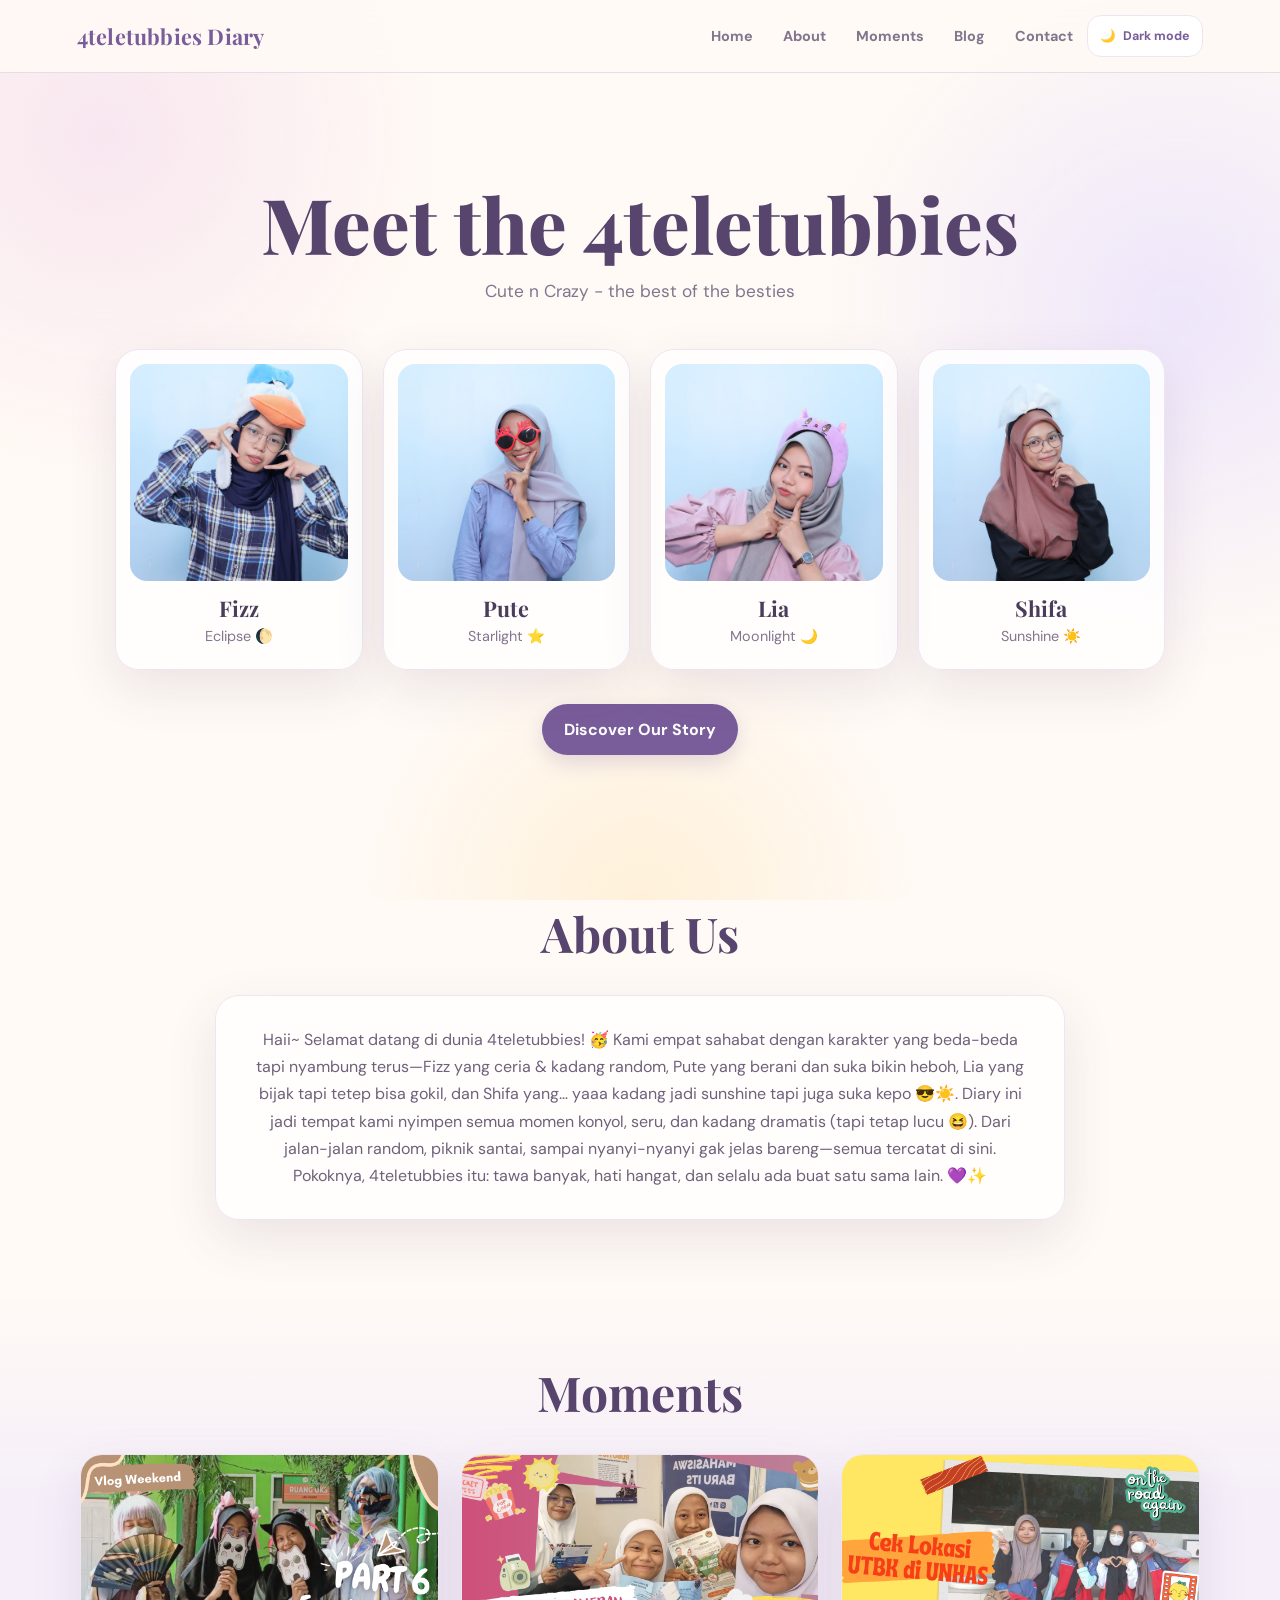
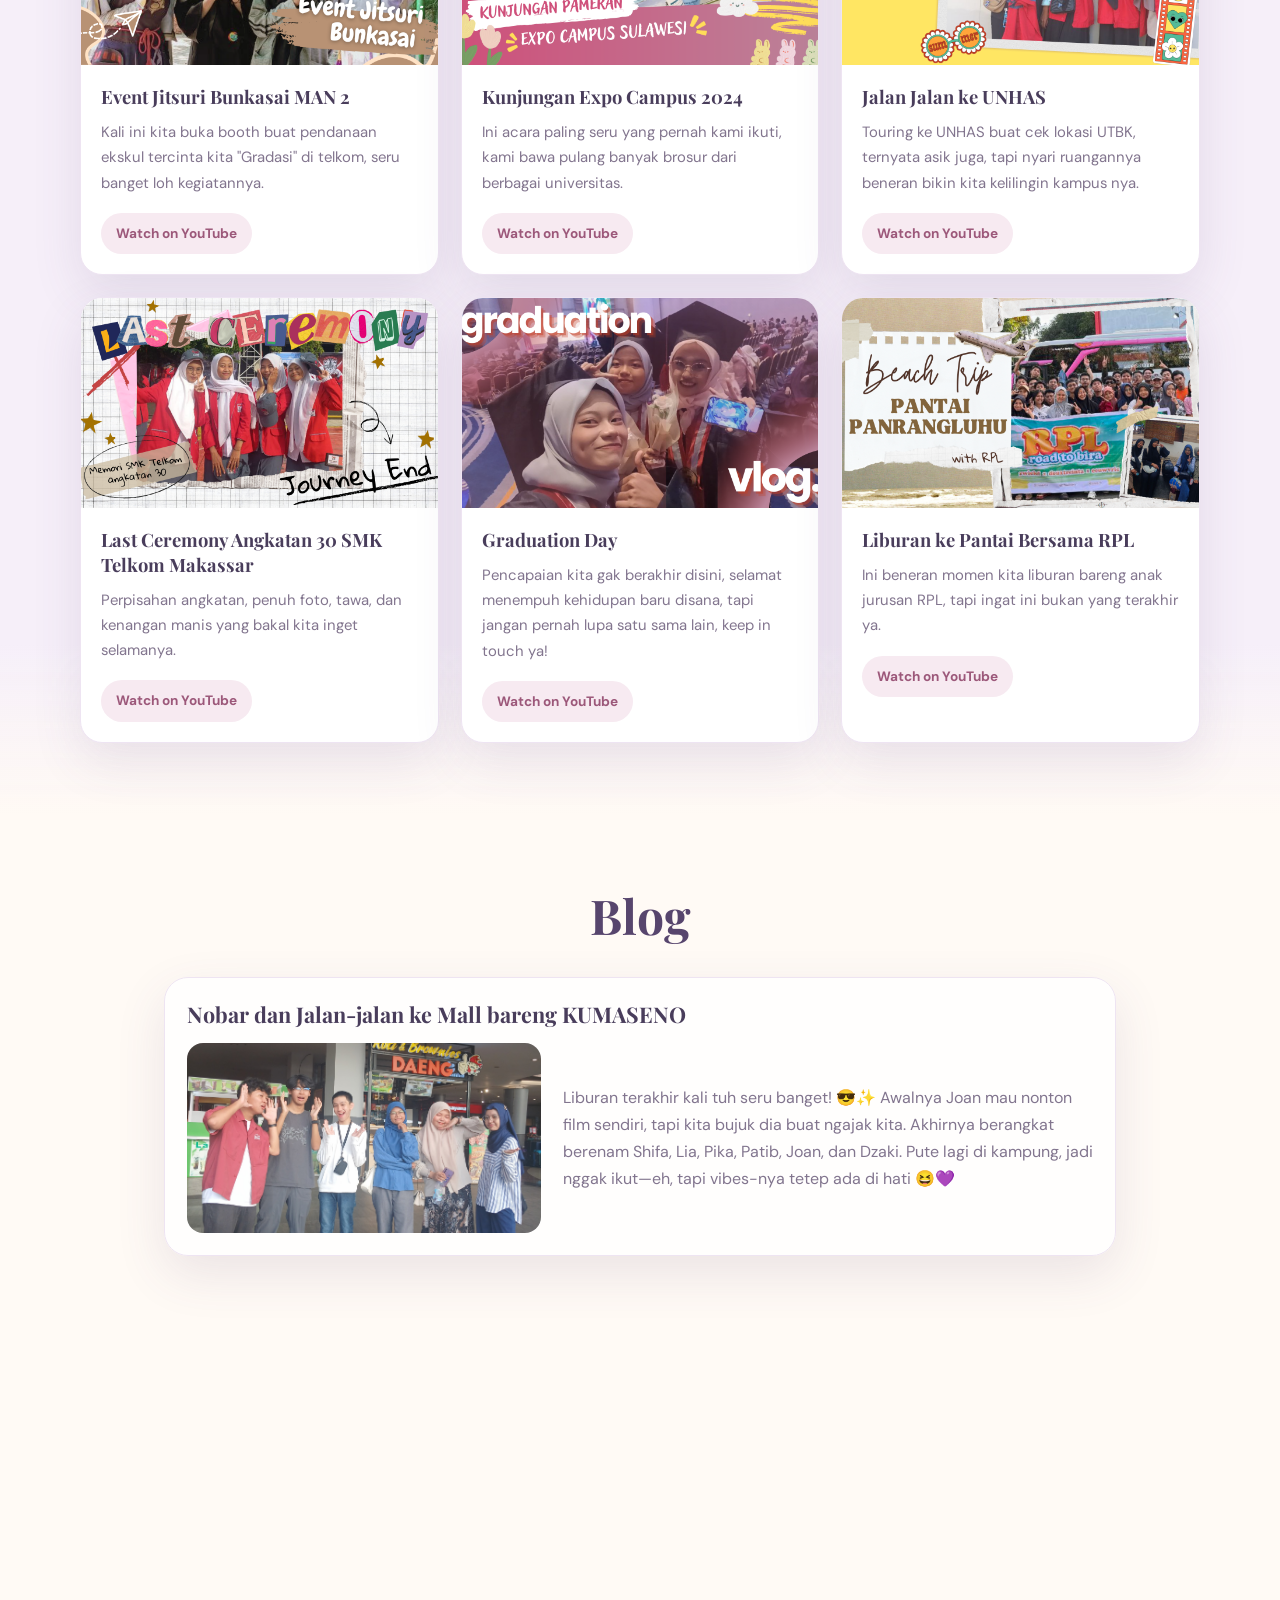
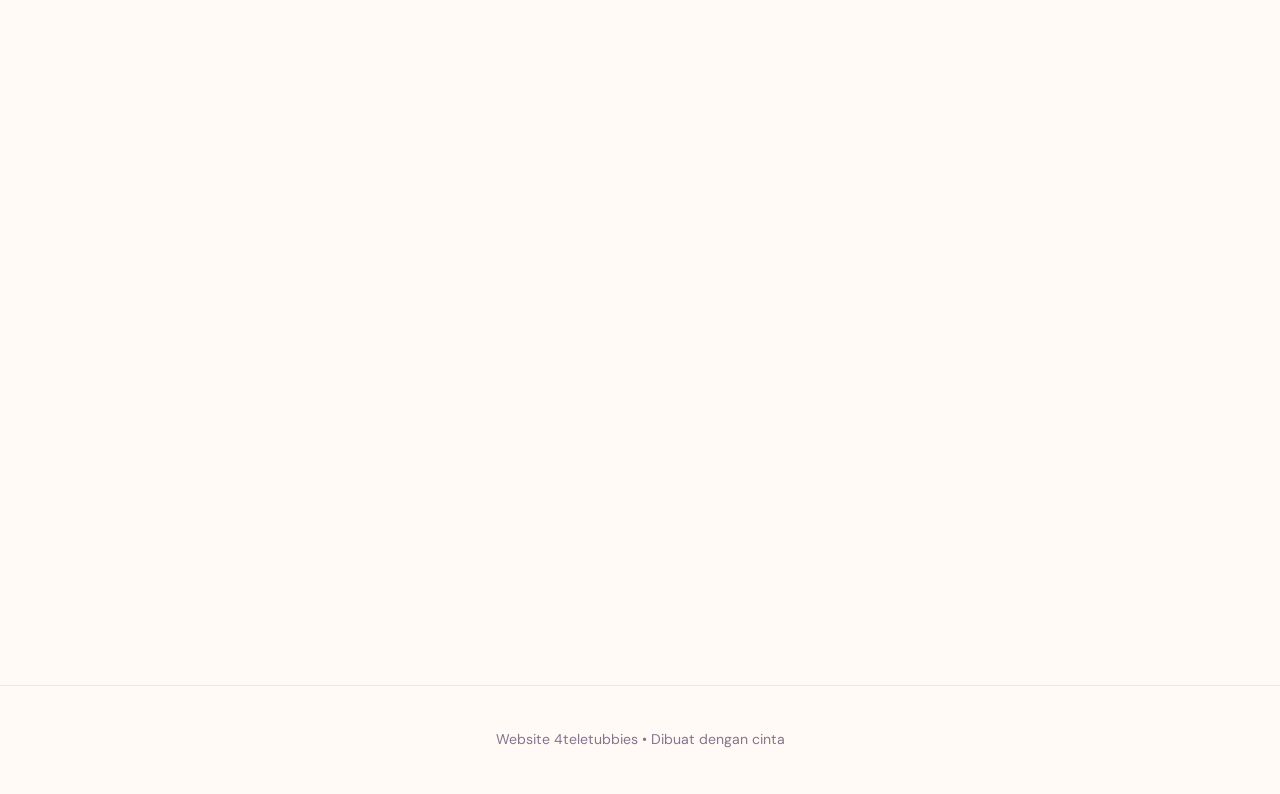
<file: index.html>
<!DOCTYPE html>
<html lang="id">
<head>
    <meta charset="UTF-8">
    <meta name="viewport" content="width=device-width, initial-scale=1.0">
    <meta name="theme-color" content="#fffaf5">
    <meta name="description" content="4teletubbies Diary — kumpulan cerita, profil, dan kenangan empat sahabat.">
    <title>4teletubbies Diary</title>
    <link rel="stylesheet" href="website-style.css">
    <link href="https://fonts.googleapis.com/css2?family=Poppins:wght@300;400;600;700&display=swap" rel="stylesheet">
</head>
<body class="light-theme">
    <header>
        <h1>4teletubbies Diary</h1>
        <nav aria-label="Navigasi utama">
            <ul>
                <li><a href="#hero">Home</a></li>
                <li><a href="#about">About</a></li>
                <li><a href="#moments">Moments</a></li>
                <li><a href="#blog">Blog</a></li>
                <li><a href="#contact">Contact</a></li>
            </ul>
        </nav>
    </header>

    <main>
        <!-- Hero Section -->
        <section id="hero" class="hero-section">
            <div class="hero-content">
                <h2>Meet the 4teletubbies</h2>
                <p>Cute n Crazy - the best of the besties</p>
            </div>
            <div class="teletubbies-grid">
                <a href="about-fizz.html">
                    <div class="teletubby">
                    <div class="teletubby-image">
                        <img src="fiz.jpg" alt="Foto kenangan 4teletubbies" loading="lazy">
                    </div>
                    <h3>Fizz</h3>
                    <p>Eclipse 🌔</p>
                </div>
                </a>
                <a href="about-pute.html">
                    <div class="teletubby">
                    <div class="teletubby-image">
                        <img src="put.jpg" alt="Foto kenangan 4teletubbies" loading="lazy">
                    </div>
                    <h3>Pute</h3>
                    <p>Starlight ⭐</p>
                </div>
                </a>
                <a href="about-lia.html">
                    <div class="teletubby">
                    <div class="teletubby-image">
                        <img src="lia.jpg" alt="Foto kenangan 4teletubbies" loading="lazy">
                    </div>
                    <h3>Lia</h3>
                    <p>Moonlight 🌙</p>
                </div>
                </a>
                <a href="about-sif.html">
                    <div class="teletubby">
                    <div class="teletubby-image">
                        <img src="sif.jpg" alt="Foto kenangan 4teletubbies" loading="lazy">
                    </div>
                    <h3>Shifa</h3>
                    <p>Sunshine ☀️</p>
                </div>
                </a>
            </div>
            <div class="hero-cta">
                <a href="#about" class="cta-button">Discover Our Story</a>
            </div>
        </section>

        <section id="about" class="section">
            <h2>About Us</h2>
            <p>Haii~ Selamat datang di dunia 4teletubbies! 🥳 Kami empat sahabat dengan karakter yang beda-beda tapi nyambung terus—Fizz yang ceria & kadang random, Pute yang berani dan suka bikin heboh, Lia yang bijak tapi tetep bisa gokil, dan Shifa yang… yaaa kadang jadi sunshine tapi juga suka kepo 😎☀️. Diary ini jadi tempat kami nyimpen semua momen konyol, seru, dan kadang dramatis (tapi tetap lucu 😆). Dari jalan-jalan random, piknik santai, sampai nyanyi-nyanyi gak jelas bareng—semua tercatat di sini. Pokoknya, 4teletubbies itu: tawa banyak, hati hangat, dan selalu ada buat satu sama lain. 💜✨</p>
        </section>

        <section id="moments" class="section">
            <h2>Moments</h2>
            <div class="cards">
                <article class="card">
                    <img src="tmb1.png" alt="Foto kenangan 4teletubbies" loading="lazy">
                    <div class="card-content">
                        <h4>Event Jitsuri Bunkasai MAN 2</h4>
                        <p>Kali ini kita buka booth buat pendanaan ekskul tercinta kita "Gradasi" di telkom, seru banget loh kegiatannya.</p>
                        <a href="https://youtu.be/Zov1kkC-BxU?si=fIN5oUEzcf1VvUDn" class="youtube-btn" target="_blank" rel="noopener noreferrer">Watch on YouTube</a>
                    </div>
                </article>
                <article class="card">
                    <img src="tmb2.png" alt="Foto kenangan 4teletubbies" loading="lazy">
                    <div class="card-content">
                        <h4>Kunjungan Expo Campus 2024</h4>
                        <p>Ini acara paling seru yang pernah kami ikuti, kami bawa pulang banyak brosur dari berbagai universitas.</p>
                        <a href="https://youtu.be/gfyrWktcfgk?si=1kDH6wy3Sg3vFUSx" class="youtube-btn" target="_blank" rel="noopener noreferrer">Watch on YouTube</a>
                    </div>
                </article>
                <article class="card">
                    <img src="tmb3.png" alt="Foto kenangan 4teletubbies" loading="lazy">
                    <div class="card-content">
                        <h4>Jalan Jalan ke UNHAS</h4>
                        <p>Touring ke UNHAS buat cek lokasi UTBK, ternyata asik juga, tapi nyari ruangannya beneran bikin kita kelilingin kampus nya.</p>
                        <a href="https://youtu.be/PxCEMadzdUQ?si=PGgLtmO1F1FwBTxr" class="youtube-btn" target="_blank" rel="noopener noreferrer">Watch on YouTube</a>
                    </div>
                </article>
                <article class="card">
                    <img src="tmb4.png" alt="Foto kenangan 4teletubbies" loading="lazy">
                    <div class="card-content">
                        <h4>Last Ceremony Angkatan 30 SMK Telkom Makassar</h4>
                        <p>Perpisahan angkatan, penuh foto, tawa, dan kenangan manis yang bakal kita inget selamanya.</p>
                        <a href="https://youtu.be/SjlvDunMWXA?si=Tn_1ytyLTxHck5dS" class="youtube-btn" target="_blank" rel="noopener noreferrer">Watch on YouTube</a>
                    </div>
                </article>
                <article class="card">
                    <img src="tmb5.png" alt="Foto kenangan 4teletubbies" loading="lazy">
                    <div class="card-content">
                        <h4>Graduation Day</h4>
                        <p>Pencapaian kita gak berakhir disini, selamat menempuh kehidupan baru disana, tapi jangan pernah lupa satu sama lain, keep in touch ya!</p>
                        <a href="https://youtu.be/vOkFlAJD1O8?si=MPlysk3NMwDkvZgM" class="youtube-btn" target="_blank" rel="noopener noreferrer">Watch on YouTube</a>
                    </div>
                </article>
                <article class="card">
                    <img src="tmb6.png" alt="Foto kenangan 4teletubbies" loading="lazy">
                    <div class="card-content">
                        <h4>Liburan ke Pantai Bersama RPL</h4>
                        <p>Ini beneran momen kita liburan bareng anak jurusan RPL, tapi ingat ini bukan yang terakhir ya.</p>
                        <a href="https://youtu.be/O2rNye9RDw0?si=TIM04IkfqlvJtXz7" class="youtube-btn" target="_blank" rel="noopener noreferrer">Watch on YouTube</a>
                    </div>
                </article>
            </div>
        </section>

        <section id="blog" class="section">
            <h2>Blog</h2>
            <article class="blog-post">
                <h3>Nobar dan Jalan-jalan ke Mall bareng KUMASENO</h3>
                <div class="card-blog">
                    <img src="blog1.jpg" alt="Foto kenangan 4teletubbies" loading="lazy">
                    <p>Liburan terakhir kali tuh seru banget! 😎✨ Awalnya Joan mau nonton film sendiri, tapi kita bujuk dia buat ngajak kita. Akhirnya berangkat berenam Shifa, Lia, Pika, Patib, Joan, dan Dzaki. Pute lagi di kampung, jadi nggak ikut—eh, tapi vibes-nya tetep ada di hati 😆💜</p>
                </div>
            </article>
            
            <article class="blog-post">
                <h3>99 Night in The Forest - Belum tamat tapi tetap seru</h3>
                <div class="card-blog">
                    <img src="blog2.png" alt="Foto kenangan 4teletubbies" loading="lazy">
                    <p>Kita masih belum tamat 99 Night in the Forest, tapi serunya gak kalah sama Dead Rails. 😆 Hutan panjang, monster bikin deg-degan, tapi tiap kali gagal kita malah ketawa bareng. Kadang Joan jadi bodyguard kita, Fizz jago banget kumpulin barang, Lia yang nge carry kita dan Shifa? Cuma bisa bilang “yaaahhh…” sambil ngakak. 🌲👻</p>
                </div>
            </article>
            
            <article class="blog-post">
                <h3>Dead Rails - Mission Complete!</h3>
                <div class="card-blog">
                    <img src="blog3.png" alt="Foto kenangan 4teletubbies" loading="lazy">
                    <p>Akhirnyaaa, kita berhasil nuntasin Dead Rails di Roblox! 😎💥 semuanya seru banget. Oh iya, Joan juga ikut bantuin strategi, jadi misi kita makin kompak. Ini bukti kalau kerja sama & tawa itu kunci kemenangan! 🚂🎮 btw adik nya Shifa ikutan juga dan malah ngelawak 😭👍</p>
                </div>
            </article>
        </section>

        <section id="contact" class="section">
            <h2>Contact</h2>
            <p>Follow kami di <a href="https://www.instagram.com/4teletubbie?igsh=YjNzbHY1ZnlpZGZ1">@4teletubbies</a>, sering sering mampir ya ♥️</p>
        </section>
    </main>

    <footer>
        <p>Website 4teletubbies • Dibuat dengan cinta</p>
    </footer>
  <script src="diary-interactions.js" defer></script>
</body>
</html>
</file>
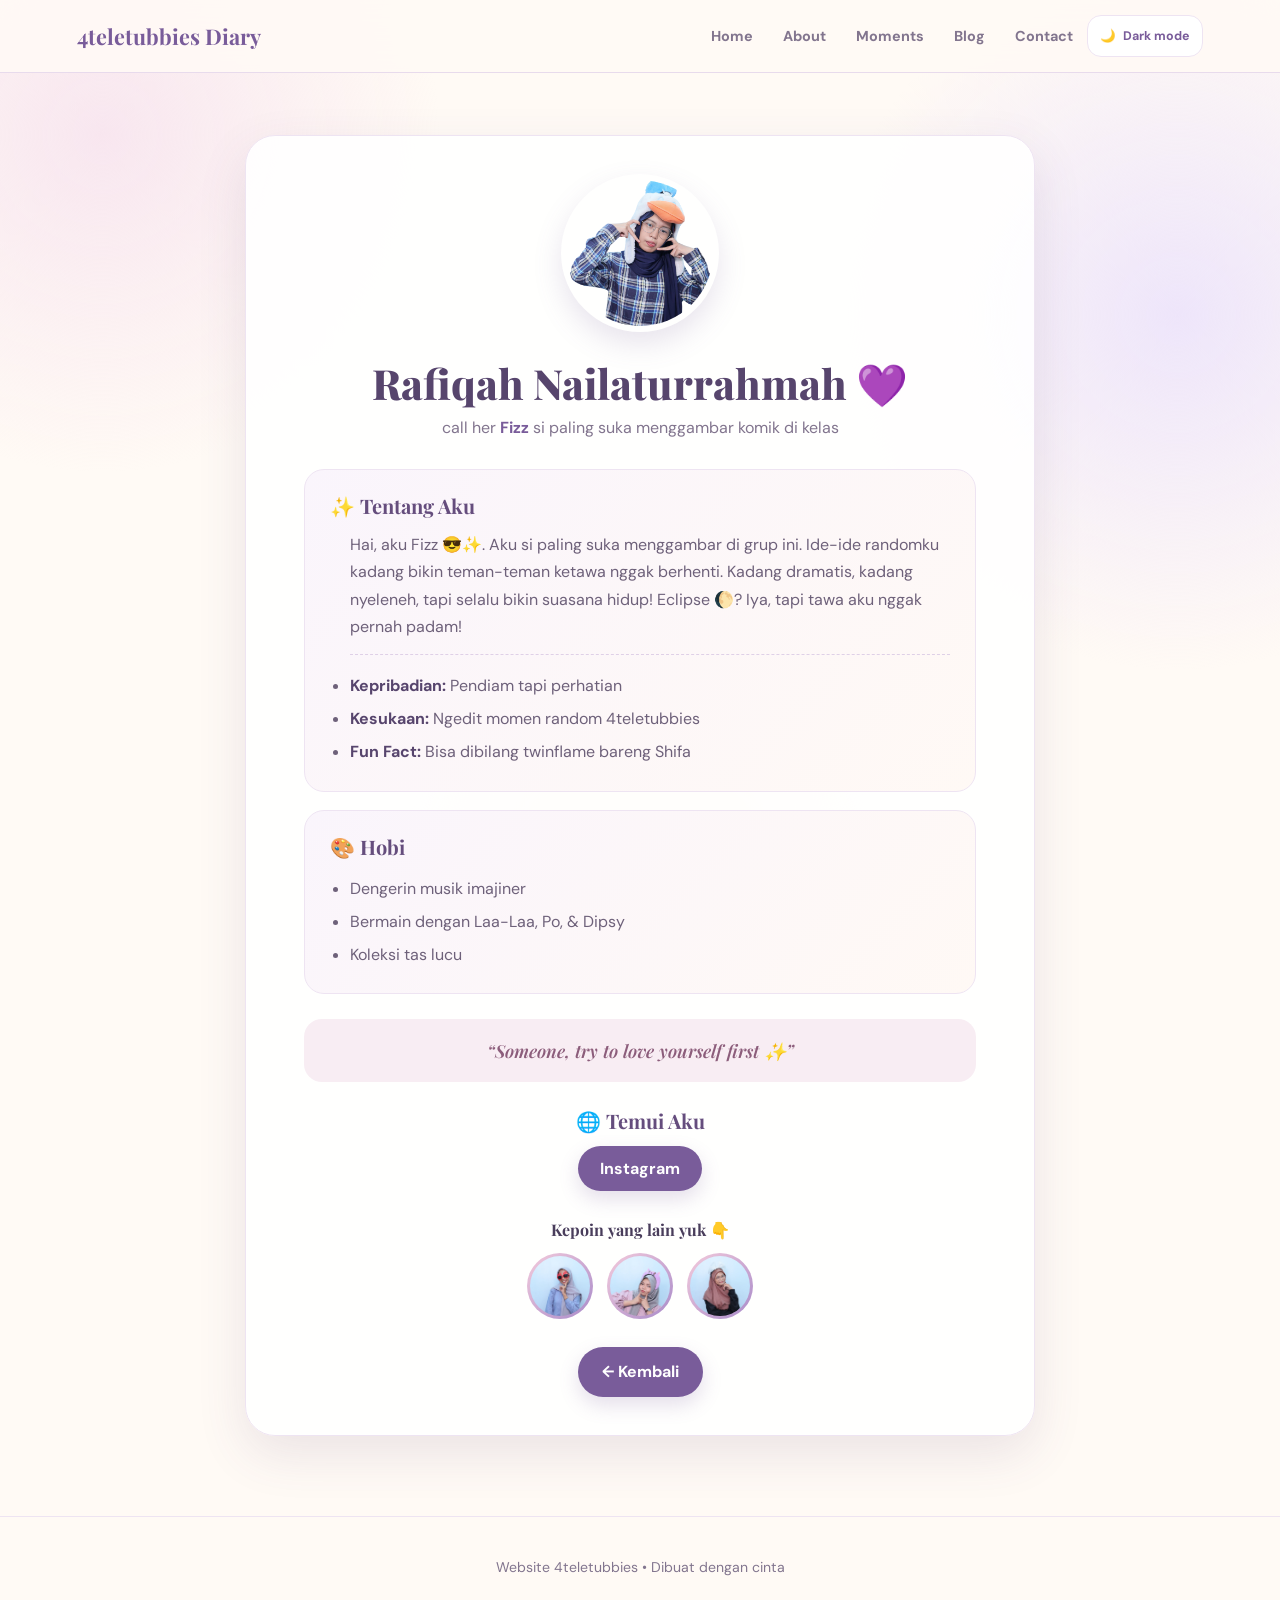
<file: about-fizz.html>
<!DOCTYPE html>
<html lang="id">
<head>
  <meta charset="UTF-8">
  <meta name="viewport" content="width=device-width, initial-scale=1.0">
    <meta name="theme-color" content="#fffaf5">
    <meta name="description" content="4teletubbies Diary — kumpulan cerita, profil, dan kenangan empat sahabat.">
  <title>About 4teletubbies Member</title>
  <link rel="stylesheet" href="about-style.css">
  <link href="https://fonts.googleapis.com/css2?family=Poppins:wght@300;400;600;700&display=swap" rel="stylesheet">
</head>
<body class="light-theme">
  <header>
    <h1>4teletubbies Diary</h1>
    <nav aria-label="Navigasi utama">
      <ul>
        <li><a href="index.html">Home</a></li>
        <li><a href="index.html#about">About</a></li>
        <li><a href="index.html#moments">Moments</a></li>
        <li><a href="index.html#blog">Blog</a></li>
        <li><a href="index.html#contact">Contact</a></li>
      </ul>
    </nav>
  </header>

  <main>
    <section class="profile-section">
      <div class="profile-card">
        <img src="fizz-pfp.png" alt="Tinky Winky">
        <h2>Rafiqah Nailaturrahmah 💜</h2>
        <p class="tagline">call her <span>Fizz</span> si paling suka menggambar komik di kelas</p>

        <div class="biodata">
          <h3>✨ Tentang Aku</h3>
          <ul>
            <p>Hai, aku Fizz 😎✨. Aku si paling suka menggambar di grup ini. Ide-ide randomku kadang bikin teman-teman ketawa nggak berhenti. Kadang dramatis, kadang nyeleneh, tapi selalu bikin suasana hidup! Eclipse 🌔? Iya, tapi tawa aku nggak pernah padam!</p>
            <hr>
            <li><strong>Kepribadian:</strong> Pendiam tapi perhatian</li>
            <li><strong>Kesukaan:</strong> Ngedit momen random 4teletubbies</li>
            <li><strong>Fun Fact:</strong> Bisa dibilang twinflame bareng Shifa</li>
          </ul>
        </div>

        <div class="hobbies">
          <h3>🎨 Hobi</h3>
          <ul>
            <li>Dengerin musik imajiner</li>
            <li>Bermain dengan Laa-Laa, Po, & Dipsy</li>
            <li>Koleksi tas lucu</li>
          </ul>
        </div>

        <blockquote class="quote">
          “Someone, try to love yourself first ✨”
        </blockquote>

        <div class="social-media">
          <h3>🌐 Temui Aku</h3>
          <a href="https://www.instagram.com/fizzletwiny?igsh=MTdzYzE0dWphemRkaQ==">Instagram</a>
        </div>

        <h4>Kepoin yang lain yuk 👇</h4>
        <div class="another-us">
          <a href="about-pute.html" ><img src="put.jpg" alt="Foto kenangan 4teletubbies" loading="lazy"></a>
          <a href="about-lia.html" ><img src="lia.jpg" alt="Foto kenangan 4teletubbies" loading="lazy"></a>
          <a href="about-sif.html" ><img src="sif.jpg" alt="Foto kenangan 4teletubbies" loading="lazy"></a>
        </div>
        <a href="index.html" class="back-button">← Kembali</a>
      </div>
    </section>
  </main>

  <footer>
    <p>Website 4teletubbies • Dibuat dengan cinta</p>
  </footer>
  <script src="diary-interactions.js" defer></script>
</body>
</html>
</file>
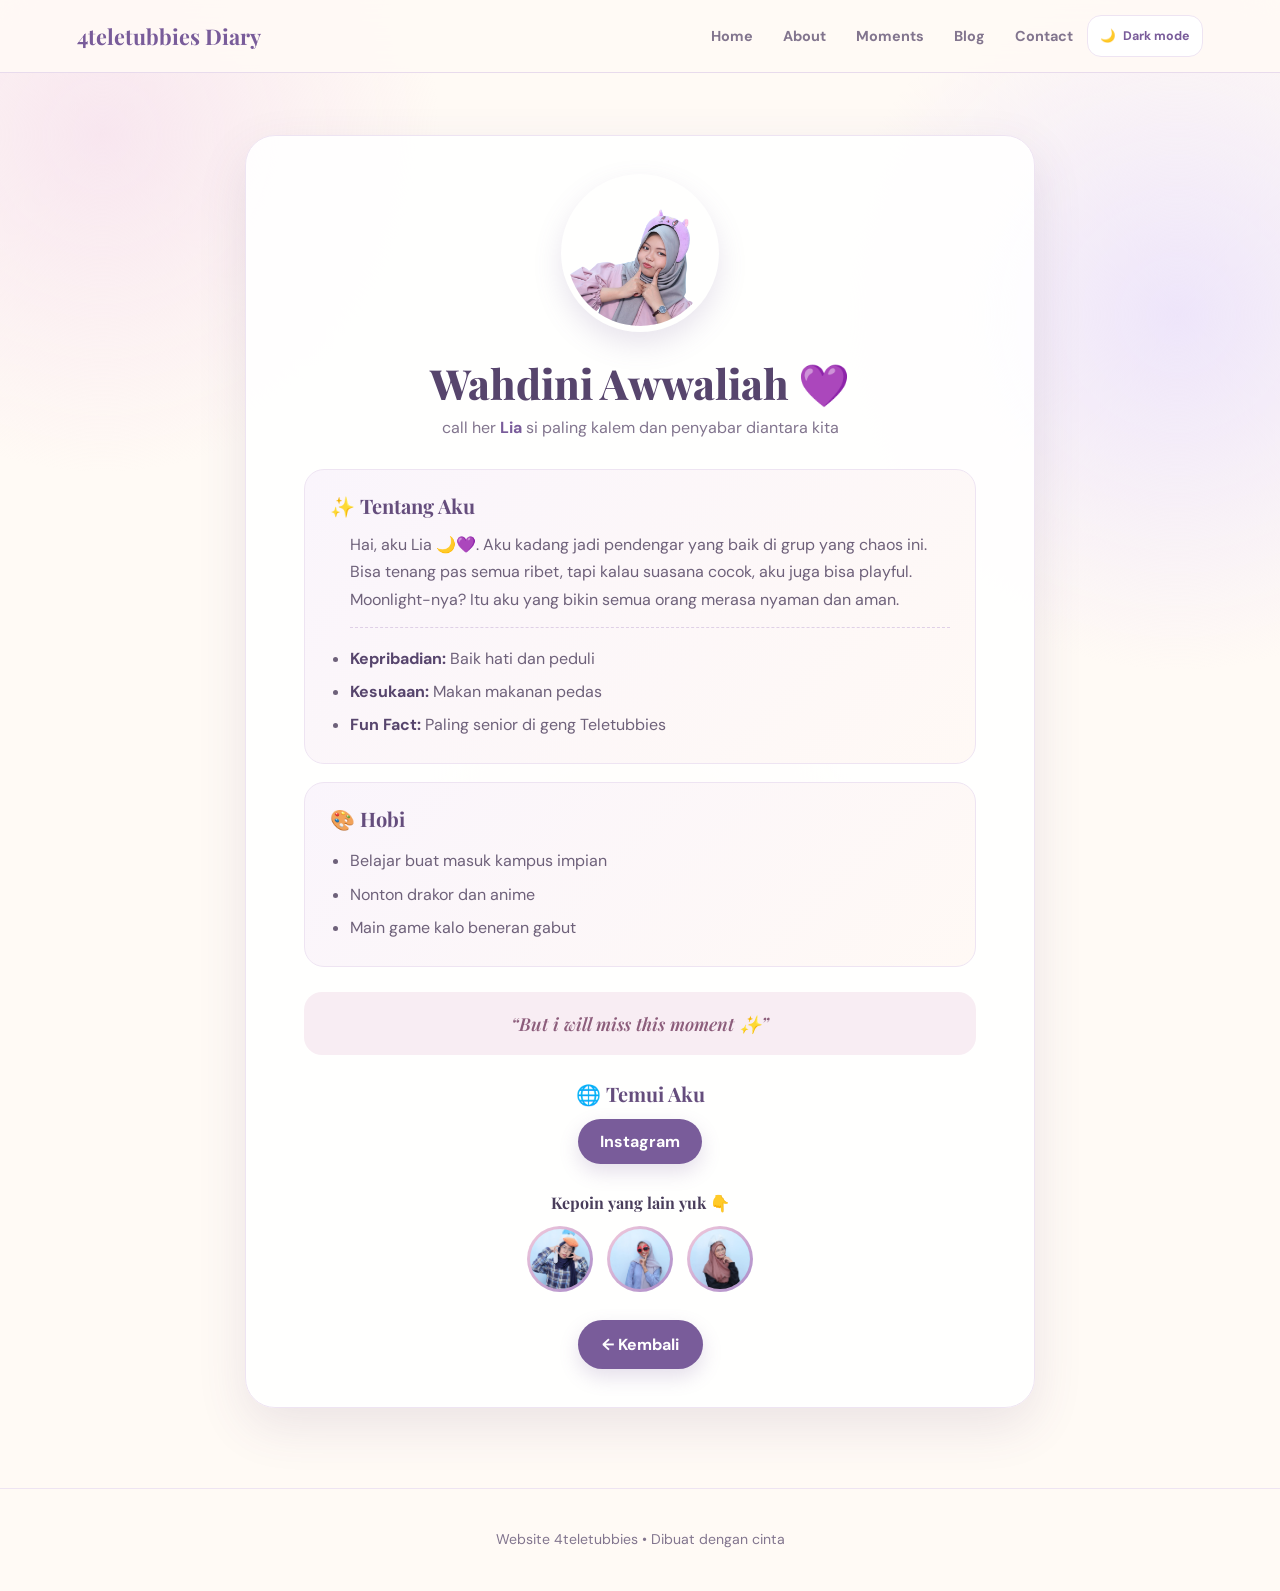
<file: about-lia.html>
<!DOCTYPE html>
<html lang="id">
<head>
    <meta charset="UTF-8">
    <meta name="viewport" content="width=device-width, initial-scale=1.0">
    <meta name="theme-color" content="#fffaf5">
    <meta name="description" content="4teletubbies Diary — kumpulan cerita, profil, dan kenangan empat sahabat.">
    <title>About 4teletubbies Member</title>
    <link rel="stylesheet" href="about-style.css">
    <link href="https://fonts.googleapis.com/css2?family=Poppins:wght@300;400;600;700&display=swap" rel="stylesheet">
</head>
<body class="light-theme">
<header>
    <h1>4teletubbies Diary</h1>
    <nav aria-label="Navigasi utama">
    <ul>
        <li><a href="index.html">Home</a></li>
        <li><a href="index.html#about">About</a></li>
        <li><a href="index.html#moments">Moments</a></li>
        <li><a href="index.html#blog">Blog</a></li>
        <li><a href="index.html#contact">Contact</a></li>
    </ul>
    </nav>
</header>

<main>
    <section class="profile-section">
    <div class="profile-card">
        <img src="lia-pfp.png" alt="Tinky Winky">
        <h2>Wahdini Awwaliah 💜</h2>
        <p class="tagline">call her <span>Lia</span> si paling kalem dan penyabar diantara kita</p>

        <div class="biodata">
        <h3>✨ Tentang Aku</h3>
        <ul>
            <p>Hai, aku Lia 🌙💜. Aku kadang jadi pendengar yang baik di grup yang chaos ini. Bisa tenang pas semua ribet, tapi kalau suasana cocok, aku juga bisa playful. Moonlight-nya? Itu aku yang bikin semua orang merasa nyaman dan aman.</p>
            <hr>
            <li><strong>Kepribadian:</strong> Baik hati dan peduli</li>
            <li><strong>Kesukaan:</strong> Makan makanan pedas</li>
            <li><strong>Fun Fact:</strong> Paling senior di geng Teletubbies</li>
        </ul>
        </div>

        <div class="hobbies">
        <h3>🎨 Hobi</h3>
        <ul>
            <li>Belajar buat masuk kampus impian</li>
            <li>Nonton drakor dan anime</li>
            <li>Main game kalo beneran gabut</li>
        </ul>
        </div>

        <blockquote class="quote">
            “But i will miss this moment ✨”
        </blockquote>

        <div class="social-media">
            <h3>🌐 Temui Aku</h3>
            <a href="https://www.instagram.com/onmyown_001?igsh=MWpxMHF2NHU3YmIzOA==">Instagram</a>
        </div>

        <h4>Kepoin yang lain yuk 👇</h4>
        <div class="another-us">
            <a href="about-fizz.html" ><img src="fiz.jpg" alt="Foto kenangan 4teletubbies" loading="lazy"></a>
            <a href="about-pute.html" ><img src="put.jpg" alt="Foto kenangan 4teletubbies" loading="lazy"></a>
            <a href="about-sif.html" ><img src="sif.jpg" alt="Foto kenangan 4teletubbies" loading="lazy"></a>
        </div>
        <a href="index.html" class="back-button">← Kembali</a>
    </div>
    </section>
</main>

<footer>
    <p>Website 4teletubbies • Dibuat dengan cinta</p>
</footer>
  <script src="diary-interactions.js" defer></script>
</body>
</html>
</file>
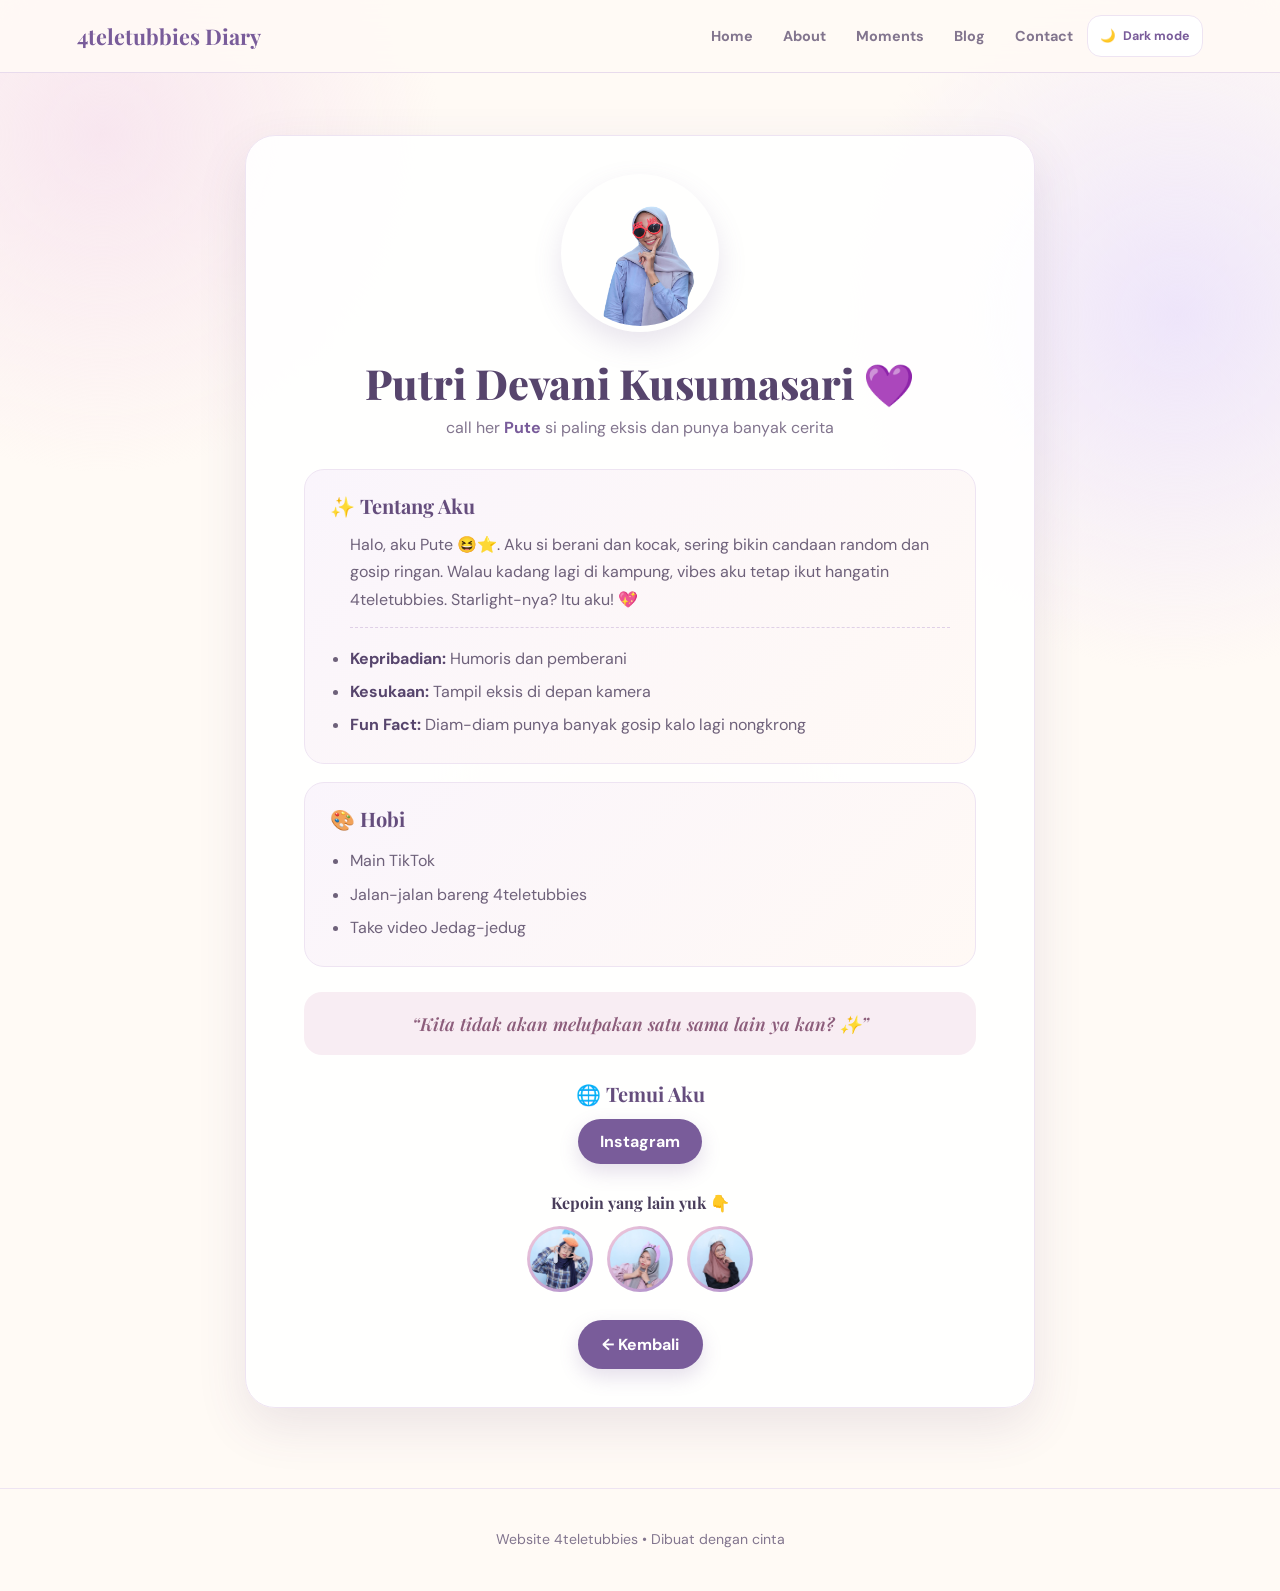
<file: about-pute.html>
<!DOCTYPE html>
<html lang="id">
<head>
    <meta charset="UTF-8">
    <meta name="viewport" content="width=device-width, initial-scale=1.0">
    <meta name="theme-color" content="#fffaf5">
    <meta name="description" content="4teletubbies Diary — kumpulan cerita, profil, dan kenangan empat sahabat.">
    <title>About 4teletubbies Member</title>
    <link rel="stylesheet" href="about-style.css">
    <link href="https://fonts.googleapis.com/css2?family=Poppins:wght@300;400;600;700&display=swap" rel="stylesheet">
</head>
<body class="light-theme">
<header>
    <h1>4teletubbies Diary</h1>
    <nav aria-label="Navigasi utama">
    <ul>
        <li><a href="index.html">Home</a></li>
        <li><a href="index.html#about">About</a></li>
        <li><a href="index.html#moments">Moments</a></li>
        <li><a href="index.html#blog">Blog</a></li>
        <li><a href="index.html#contact">Contact</a></li>
    </ul>
    </nav>
</header>

<main>
    <section class="profile-section">
    <div class="profile-card">
        <img src="pute-pfp.png" alt="Tinky Winky">
        <h2>Putri Devani Kusumasari 💜</h2>
        <p class="tagline">call her <span>Pute</span> si paling eksis dan punya banyak cerita</p>

        <div class="biodata">
        <h3>✨ Tentang Aku</h3>
        <ul>
            <p>Halo, aku Pute 😆⭐. Aku si berani dan kocak, sering bikin candaan random dan gosip ringan. Walau kadang lagi di kampung, vibes aku tetap ikut hangatin 4teletubbies. Starlight-nya? Itu aku! 💖</p>
            <hr>
            <li><strong>Kepribadian:</strong> Humoris dan pemberani</li>
            <li><strong>Kesukaan:</strong> Tampil eksis di depan kamera</li>
            <li><strong>Fun Fact:</strong> Diam-diam punya banyak gosip kalo lagi nongkrong</li>
        </ul>
        </div>

        <div class="hobbies">
        <h3>🎨 Hobi</h3>
        <ul>
            <li>Main TikTok</li>
            <li>Jalan-jalan bareng 4teletubbies</li>
            <li>Take video Jedag-jedug</li>
        </ul>
        </div>

        <blockquote class="quote">
            “Kita tidak akan melupakan satu sama lain ya kan? ✨”
        </blockquote>

        <div class="social-media">
            <h3>🌐 Temui Aku</h3>
            <a href="https://www.instagram.com/dvniiptr1?igsh=MTBna2Q1djUzMXRvaA==">Instagram</a>
        </div>

        <h4>Kepoin yang lain yuk 👇</h4>
        <div class="another-us">
            <a href="about-fizz.html" ><img src="fiz.jpg" alt="Fizz" loading="lazy"></a>
            <a href="about-lia.html" ><img src="lia.jpg" alt="Foto kenangan 4teletubbies" loading="lazy"></a>
            <a href="about-sif.html" ><img src="sif.jpg" alt="Foto kenangan 4teletubbies" loading="lazy"></a>
        </div>
        <a href="index.html" class="back-button">← Kembali</a>
        </div>
    </section>
</main>

<footer>
    <p>Website 4teletubbies • Dibuat dengan cinta</p>
</footer>
  <script src="diary-interactions.js" defer></script>
</body>
</html>
</file>
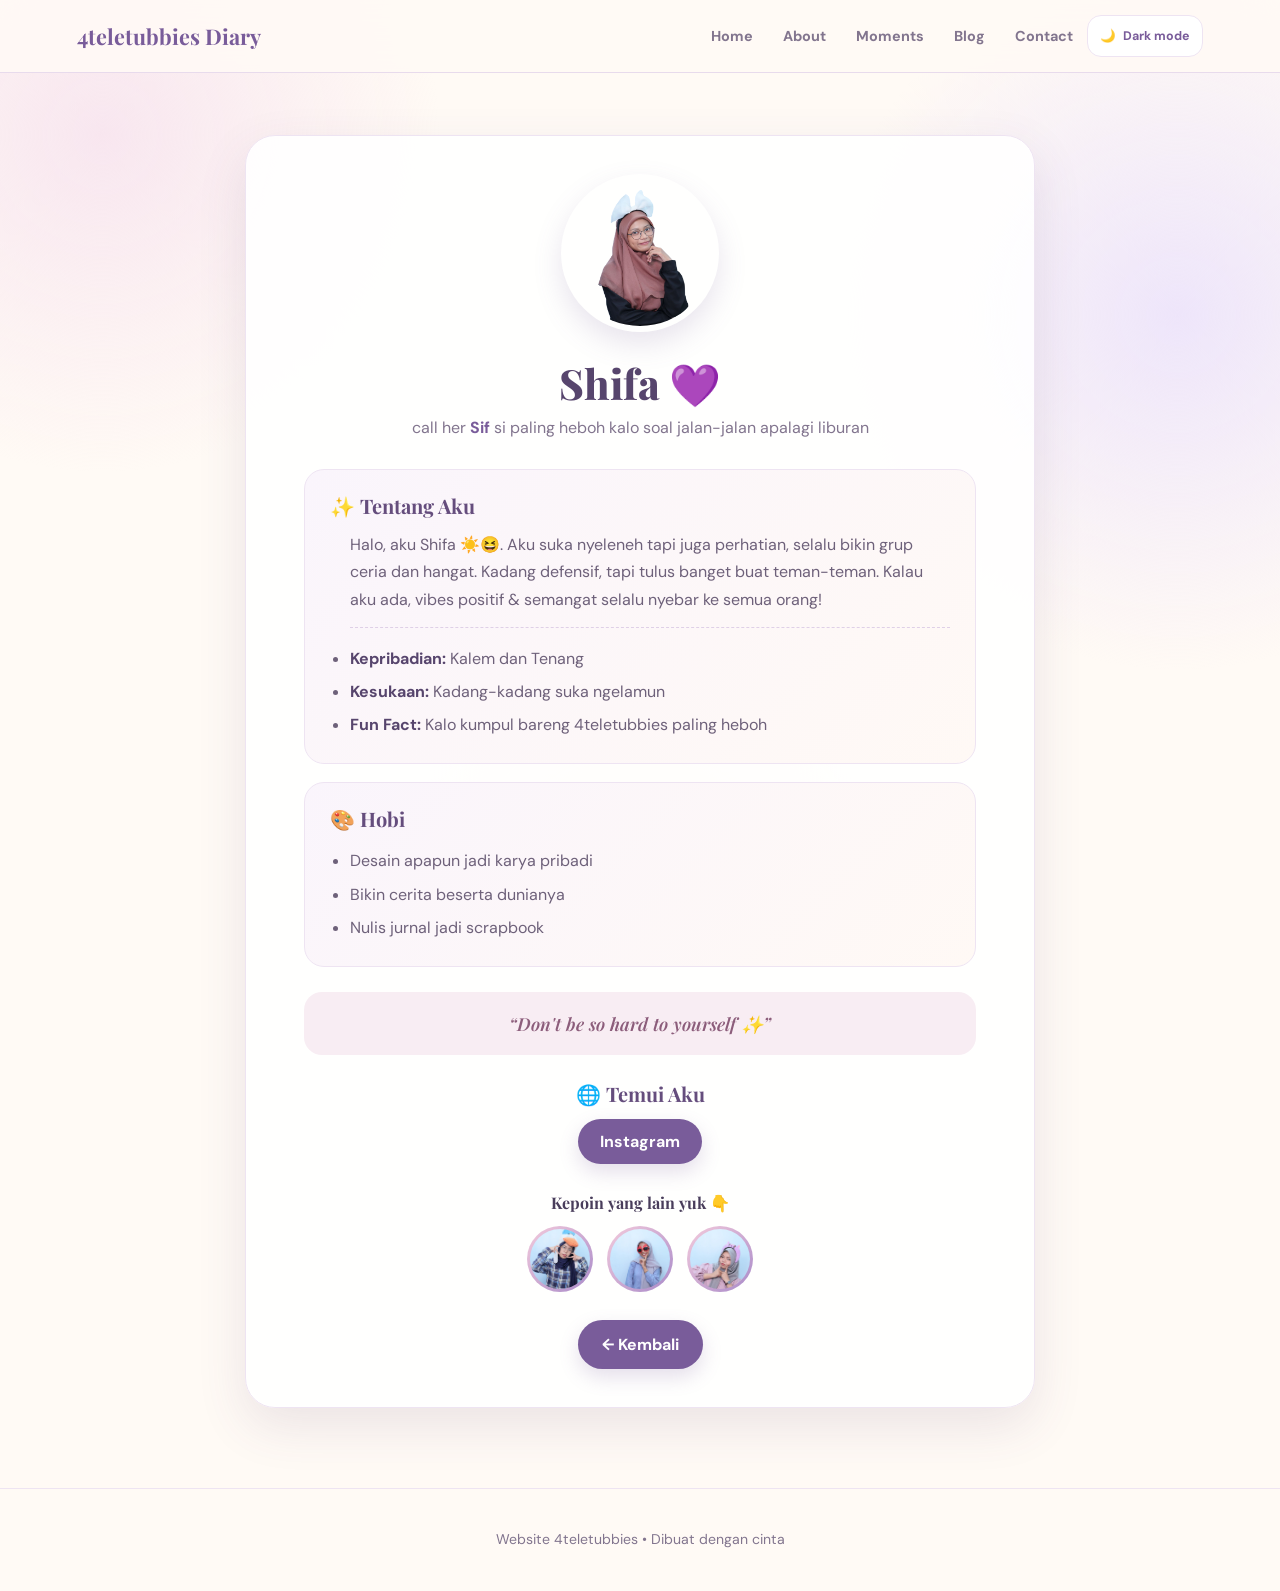
<file: about-sif.html>
<!DOCTYPE html>
<html lang="id">
<head>
    <meta charset="UTF-8">
    <meta name="viewport" content="width=device-width, initial-scale=1.0">
    <meta name="theme-color" content="#fffaf5">
    <meta name="description" content="4teletubbies Diary — kumpulan cerita, profil, dan kenangan empat sahabat.">
    <title>About 4teletubbies Member</title>
    <link rel="stylesheet" href="about-style.css">
    <link href="https://fonts.googleapis.com/css2?family=Poppins:wght@300;400;600;700&display=swap" rel="stylesheet">
</head>
<body class="light-theme">
<header>
    <h1>4teletubbies Diary</h1>
    <nav aria-label="Navigasi utama">
    <ul>
        <li><a href="index.html">Home</a></li>
        <li><a href="index.html#about">About</a></li>
        <li><a href="index.html#moments">Moments</a></li>
        <li><a href="index.html#blog">Blog</a></li>
        <li><a href="index.html#contact">Contact</a></li>
    </ul>
    </nav>
</header>

<main>
    <section class="profile-section">
    <div class="profile-card">
        <img src="sif-pfp.png" alt="Tinky Winky">
        <h2>Shifa 💜</h2>
        <p class="tagline">call her <span>Sif</span> si paling heboh kalo soal jalan-jalan apalagi liburan</p>

        <div class="biodata">
        <h3>✨ Tentang Aku</h3>
        <ul>
            <p>Halo, aku Shifa ☀️😆. Aku suka nyeleneh tapi juga perhatian, selalu bikin grup ceria dan hangat. Kadang defensif, tapi tulus banget buat teman-teman. Kalau aku ada, vibes positif & semangat selalu nyebar ke semua orang!</p>
            <hr>
            <li><strong>Kepribadian:</strong> Kalem dan Tenang</li>
            <li><strong>Kesukaan:</strong> Kadang-kadang suka ngelamun</li>
            <li><strong>Fun Fact:</strong> Kalo kumpul bareng 4teletubbies paling heboh</li>
        </ul>
        </div>

        <div class="hobbies">
        <h3>🎨 Hobi</h3>
        <ul>
            <li>Desain apapun jadi karya pribadi</li>
            <li>Bikin cerita beserta dunianya</li>
            <li>Nulis jurnal jadi scrapbook</li>
        </ul>
        </div>

        <blockquote class="quote">
            “Don't be so hard to yourself ✨”
        </blockquote>

        <div class="social-media">
            <h3>🌐 Temui Aku</h3>
            <a href="https://www.instagram.com/shyf.hn_?igsh=MXQ0ZjF2c3kyeGU0eA==">Instagram</a>
        </div>

        <h4>Kepoin yang lain yuk 👇</h4>
        <div class="another-us">
            <a href="about-fizz.html" ><img src="fiz.jpg" alt="Foto kenangan 4teletubbies" loading="lazy"></a>
            <a href="about-pute.html" ><img src="put.jpg" alt="Foto kenangan 4teletubbies" loading="lazy"></a>
            <a href="about-lia.html" ><img src="lia.jpg" alt="Foto kenangan 4teletubbies" loading="lazy"></a>
        </div>
        <a href="index.html" class="back-button">← Kembali</a>
    </div>
    </section>
</main>

<footer>
    <p>Website 4teletubbies • Dibuat dengan cinta</p>
</footer>
  <script src="diary-interactions.js" defer></script>
</body>
</html>
</file>
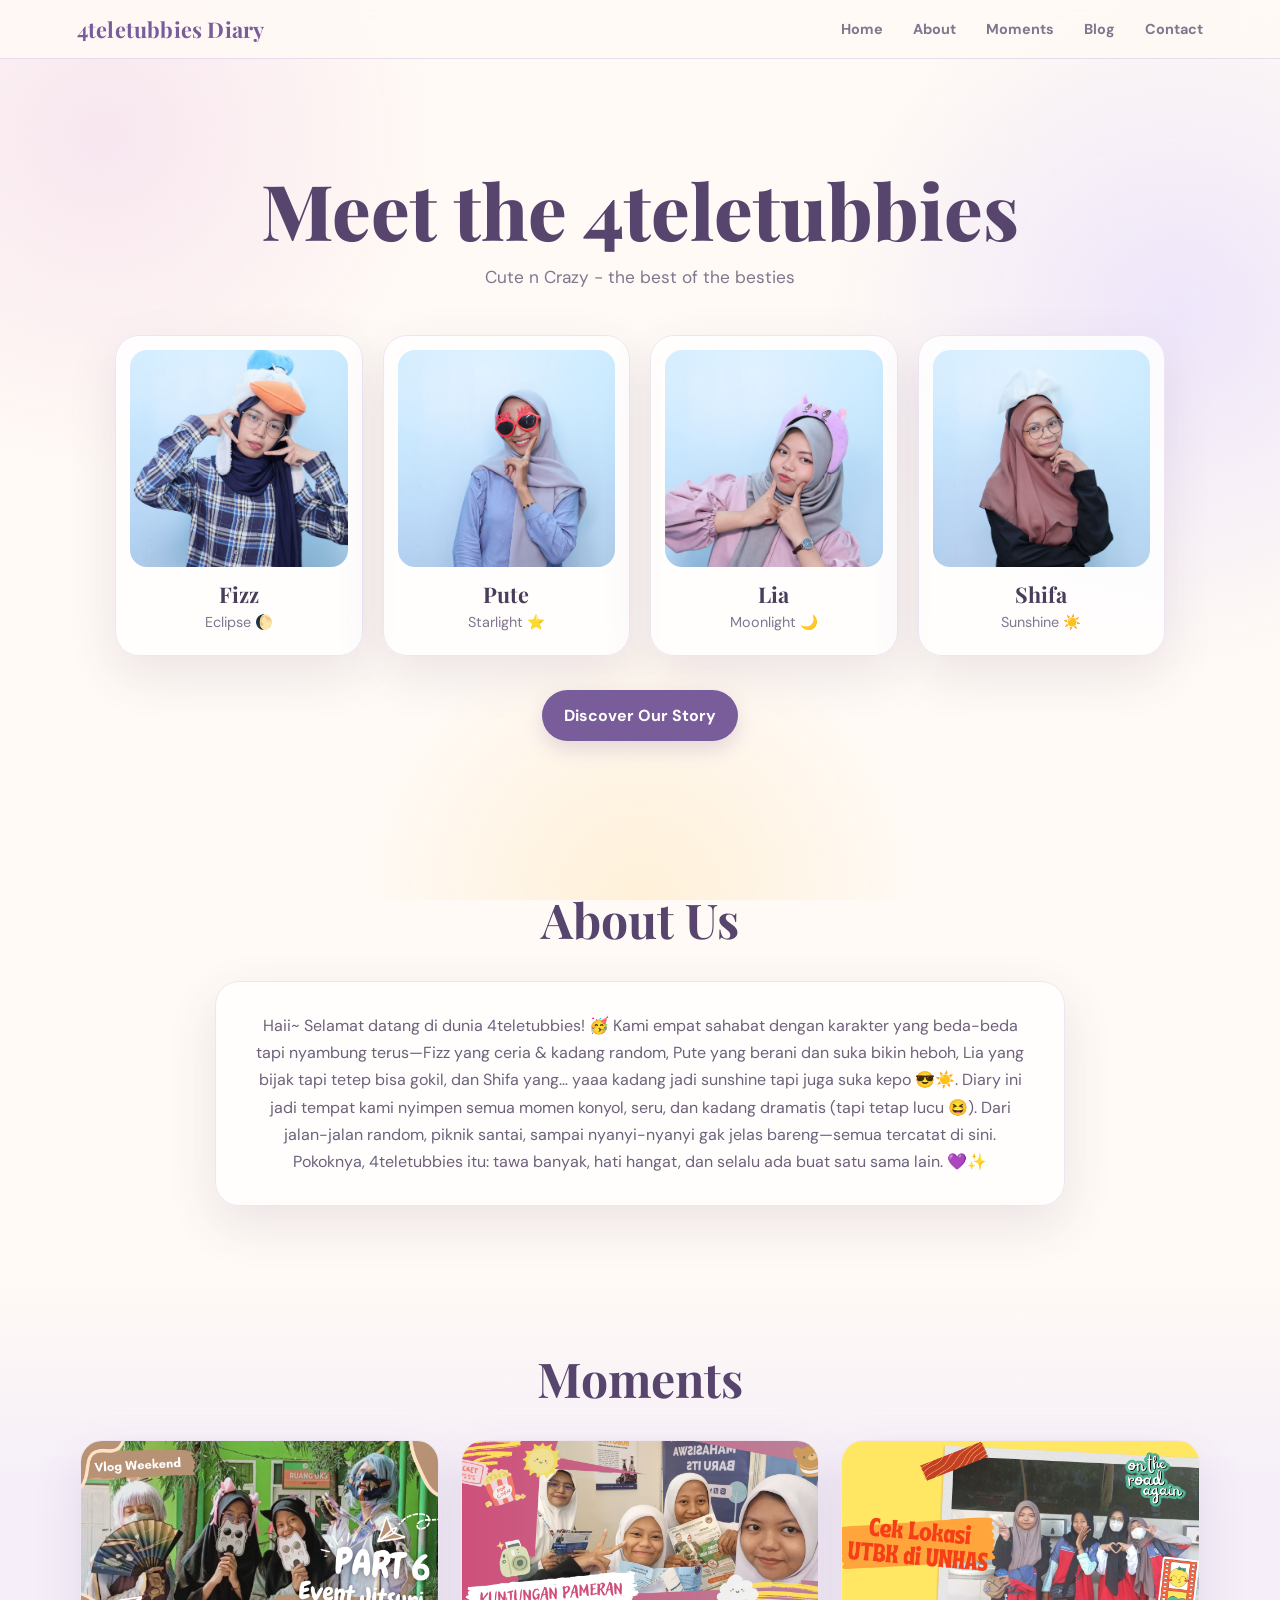
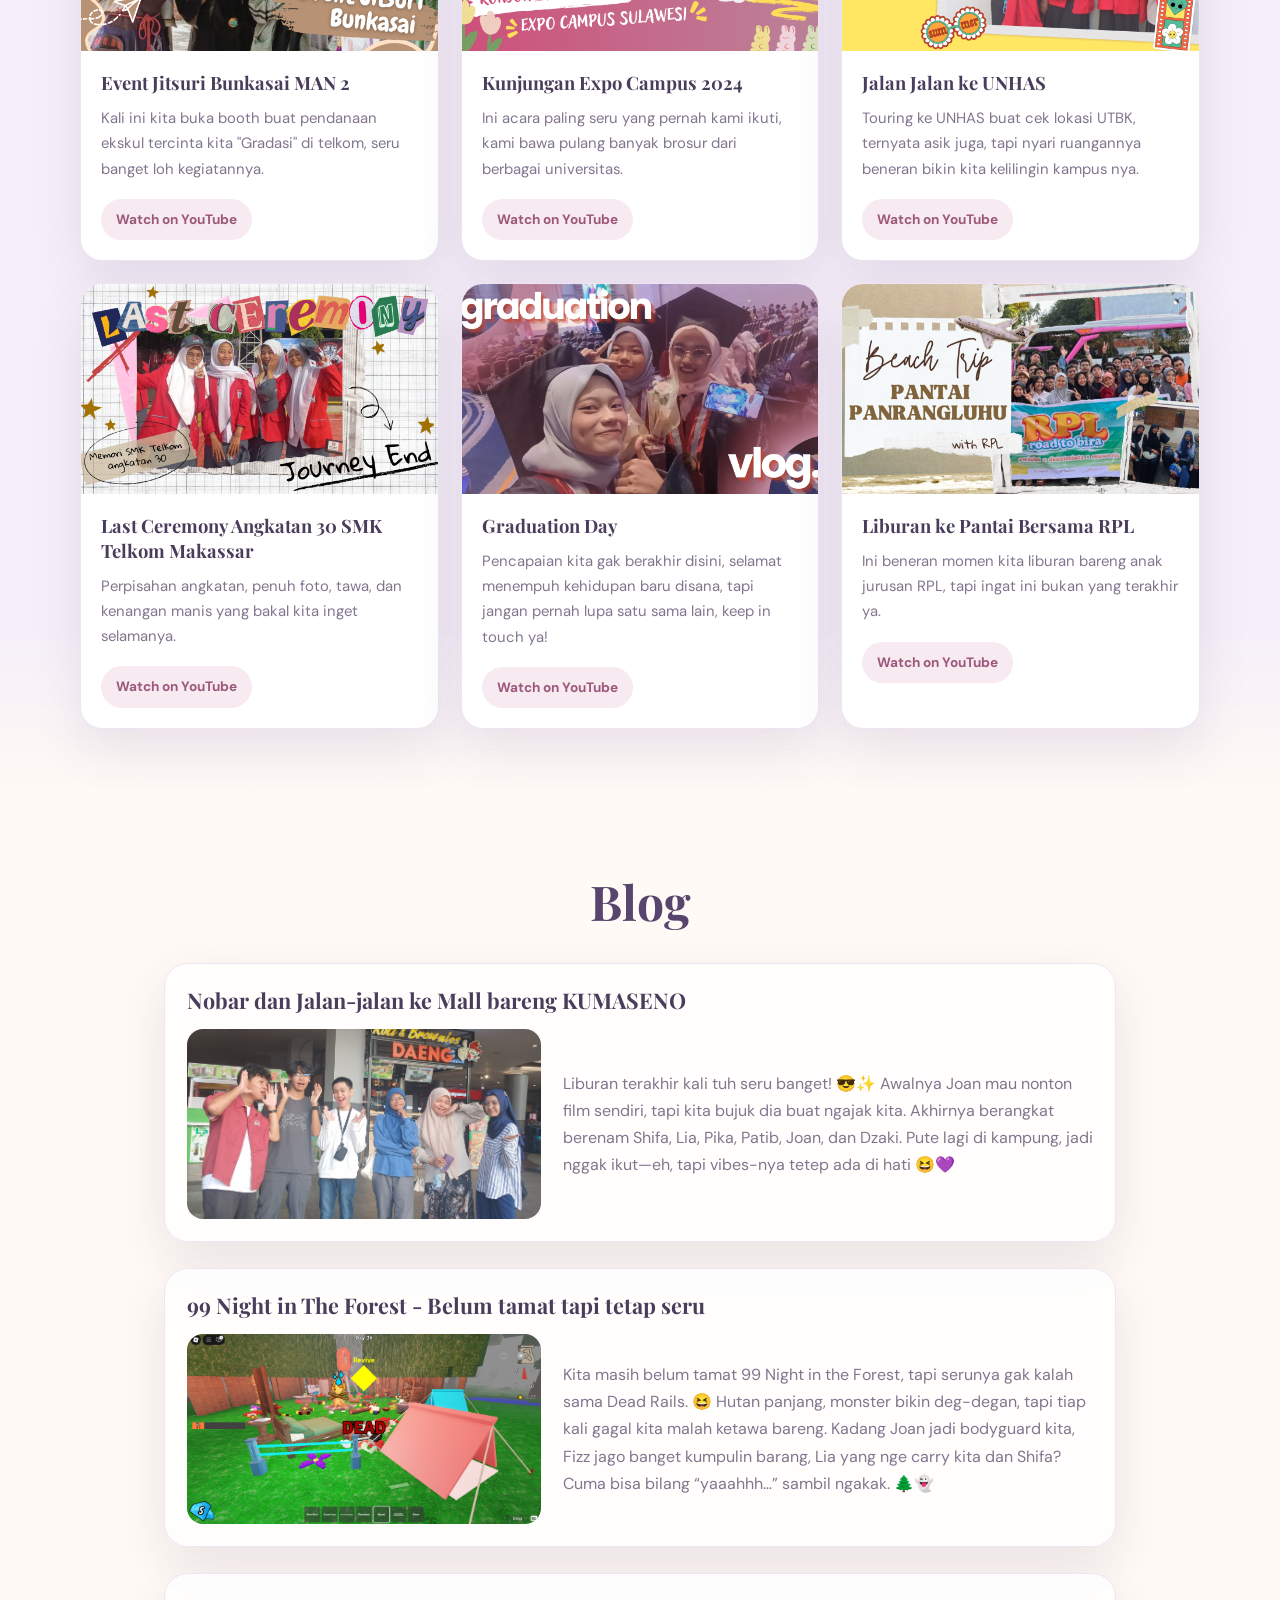
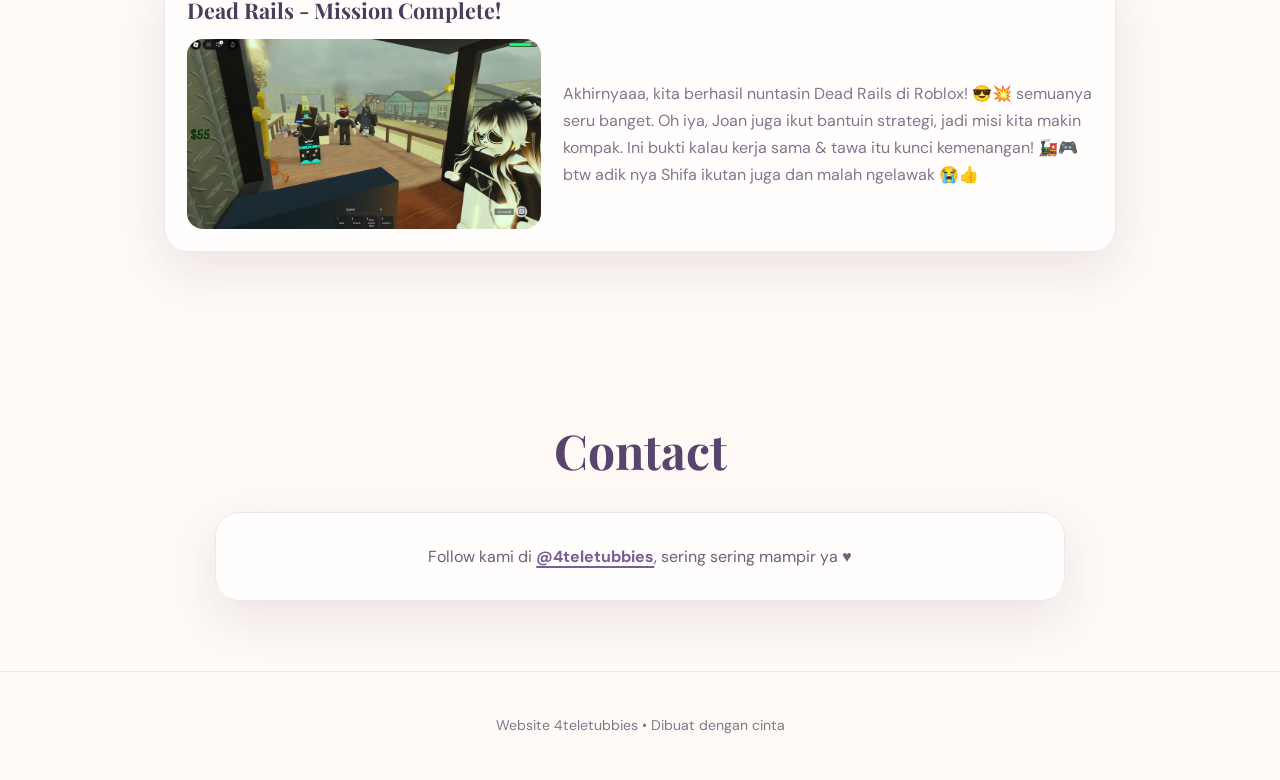
<file: website.html>
<!DOCTYPE html>
<html lang="id">
<head>
    <meta charset="UTF-8">
    <meta name="viewport" content="width=device-width, initial-scale=1.0">
    <title>4teletubbies Diary</title>
    <link rel="stylesheet" href="website-style.css">
    <link href="https://fonts.googleapis.com/css2?family=Poppins:wght@300;400;600;700&display=swap" rel="stylesheet">
</head>
<body class="light-theme">
    <header>
        <h1>4teletubbies Diary</h1>
        <nav>
            <ul>
                <li><a href="#hero">Home</a></li>
                <li><a href="#about">About</a></li>
                <li><a href="#moments">Moments</a></li>
                <li><a href="#blog">Blog</a></li>
                <li><a href="#contact">Contact</a></li>
            </ul>
        </nav>
    </header>

    <main>
        <!-- Hero Section -->
        <section id="hero" class="hero-section">
            <div class="hero-content">
                <h2>Meet the 4teletubbies</h2>
                <p>Cute n Crazy - the best of the besties</p>
            </div>
            <div class="teletubbies-grid">
                <a href="about-fizz.html">
                    <div class="teletubby">
                    <div class="teletubby-image">
                        <img src="fiz.jpg" alt="">
                    </div>
                    <h3>Fizz</h3>
                    <p>Eclipse 🌔</p>
                </div>
                </a>
                <a href="about-pute.html">
                    <div class="teletubby">
                    <div class="teletubby-image">
                        <img src="put.jpg" alt="">
                    </div>
                    <h3>Pute</h3>
                    <p>Starlight ⭐</p>
                </div>
                </a>
                <a href="about-lia.html">
                    <div class="teletubby">
                    <div class="teletubby-image">
                        <img src="lia.jpg" alt="">
                    </div>
                    <h3>Lia</h3>
                    <p>Moonlight 🌙</p>
                </div>
                </a>
                <a href="about-sif.html">
                    <div class="teletubby">
                    <div class="teletubby-image">
                        <img src="sif.jpg" alt="">
                    </div>
                    <h3>Shifa</h3>
                    <p>Sunshine ☀️</p>
                </div>
                </a>
            </div>
            <div class="hero-cta">
                <a href="#about" class="cta-button">Discover Our Story</a>
            </div>
        </section>

        <section id="about" class="section">
            <h2>About Us</h2>
            <p>Haii~ Selamat datang di dunia 4teletubbies! 🥳 Kami empat sahabat dengan karakter yang beda-beda tapi nyambung terus—Fizz yang ceria & kadang random, Pute yang berani dan suka bikin heboh, Lia yang bijak tapi tetep bisa gokil, dan Shifa yang… yaaa kadang jadi sunshine tapi juga suka kepo 😎☀️. Diary ini jadi tempat kami nyimpen semua momen konyol, seru, dan kadang dramatis (tapi tetap lucu 😆). Dari jalan-jalan random, piknik santai, sampai nyanyi-nyanyi gak jelas bareng—semua tercatat di sini. Pokoknya, 4teletubbies itu: tawa banyak, hati hangat, dan selalu ada buat satu sama lain. 💜✨</p>
        </section>

        <section id="moments" class="section">
            <h2>Moments</h2>
            <div class="cards">
                <article class="card">
                    <img src="tmb1.png" alt="">
                    <div class="card-content">
                        <h4>Event Jitsuri Bunkasai MAN 2</h4>
                        <p>Kali ini kita buka booth buat pendanaan ekskul tercinta kita "Gradasi" di telkom, seru banget loh kegiatannya.</p>
                        <a href="https://youtu.be/Zov1kkC-BxU?si=fIN5oUEzcf1VvUDn" class="youtube-btn" target="_blank">Watch on YouTube</a>
                    </div>
                </article>
                <article class="card">
                    <img src="tmb2.png" alt="">
                    <div class="card-content">
                        <h4>Kunjungan Expo Campus 2024</h4>
                        <p>Ini acara paling seru yang pernah kami ikuti, kami bawa pulang banyak brosur dari berbagai universitas.</p>
                        <a href="https://youtu.be/gfyrWktcfgk?si=1kDH6wy3Sg3vFUSx" class="youtube-btn" target="_blank">Watch on YouTube</a>
                    </div>
                </article>
                <article class="card">
                    <img src="tmb3.png" alt="">
                    <div class="card-content">
                        <h4>Jalan Jalan ke UNHAS</h4>
                        <p>Touring ke UNHAS buat cek lokasi UTBK, ternyata asik juga, tapi nyari ruangannya beneran bikin kita kelilingin kampus nya.</p>
                        <a href="https://youtu.be/PxCEMadzdUQ?si=PGgLtmO1F1FwBTxr" class="youtube-btn" target="_blank">Watch on YouTube</a>
                    </div>
                </article>
                <article class="card">
                    <img src="tmb4.png" alt="">
                    <div class="card-content">
                        <h4>Last Ceremony Angkatan 30 SMK Telkom Makassar</h4>
                        <p>Perpisahan angkatan, penuh foto, tawa, dan kenangan manis yang bakal kita inget selamanya.</p>
                        <a href="https://youtu.be/SjlvDunMWXA?si=Tn_1ytyLTxHck5dS" class="youtube-btn" target="_blank">Watch on YouTube</a>
                    </div>
                </article>
                <article class="card">
                    <img src="tmb5.png" alt="">
                    <div class="card-content">
                        <h4>Graduation Day</h4>
                        <p>Pencapaian kita gak berakhir disini, selamat menempuh kehidupan baru disana, tapi jangan pernah lupa satu sama lain, keep in touch ya!</p>
                        <a href="https://youtu.be/vOkFlAJD1O8?si=MPlysk3NMwDkvZgM" class="youtube-btn" target="_blank">Watch on YouTube</a>
                    </div>
                </article>
                <article class="card">
                    <img src="tmb6.png" alt="">
                    <div class="card-content">
                        <h4>Liburan ke Pantai Bersama RPL</h4>
                        <p>Ini beneran momen kita liburan bareng anak jurusan RPL, tapi ingat ini bukan yang terakhir ya.</p>
                        <a href="https://youtu.be/O2rNye9RDw0?si=TIM04IkfqlvJtXz7" class="youtube-btn" target="_blank">Watch on YouTube</a>
                    </div>
                </article>
            </div>
        </section>

        <section id="blog" class="section">
            <h2>Blog</h2>
            <article class="blog-post">
                <h3>Nobar dan Jalan-jalan ke Mall bareng KUMASENO</h3>
                <div class="card-blog">
                    <img src="blog1.jpg" alt="">
                    <p>Liburan terakhir kali tuh seru banget! 😎✨ Awalnya Joan mau nonton film sendiri, tapi kita bujuk dia buat ngajak kita. Akhirnya berangkat berenam Shifa, Lia, Pika, Patib, Joan, dan Dzaki. Pute lagi di kampung, jadi nggak ikut—eh, tapi vibes-nya tetep ada di hati 😆💜</p>
                </div>
            </article>
            
            <article class="blog-post">
                <h3>99 Night in The Forest - Belum tamat tapi tetap seru</h3>
                <div class="card-blog">
                    <img src="blog2.png" alt="">
                    <p>Kita masih belum tamat 99 Night in the Forest, tapi serunya gak kalah sama Dead Rails. 😆 Hutan panjang, monster bikin deg-degan, tapi tiap kali gagal kita malah ketawa bareng. Kadang Joan jadi bodyguard kita, Fizz jago banget kumpulin barang, Lia yang nge carry kita dan Shifa? Cuma bisa bilang “yaaahhh…” sambil ngakak. 🌲👻</p>
                </div>
            </article>
            
            <article class="blog-post">
                <h3>Dead Rails - Mission Complete!</h3>
                <div class="card-blog">
                    <img src="blog3.png" alt="">
                    <p>Akhirnyaaa, kita berhasil nuntasin Dead Rails di Roblox! 😎💥 semuanya seru banget. Oh iya, Joan juga ikut bantuin strategi, jadi misi kita makin kompak. Ini bukti kalau kerja sama & tawa itu kunci kemenangan! 🚂🎮 btw adik nya Shifa ikutan juga dan malah ngelawak 😭👍</p>
                </div>
            </article>
        </section>

        <section id="contact" class="section">
            <h2>Contact</h2>
            <p>Follow kami di <a href="https://www.instagram.com/4teletubbie?igsh=YjNzbHY1ZnlpZGZ1">@4teletubbies</a>, sering sering mampir ya ♥️</p>
        </section>
    </main>

    <footer>
        <p>Website 4teletubbies • Dibuat dengan cinta</p>
    </footer>
</body>
</html>
</file>
<file: website-style.css>
@import url('https://fonts.googleapis.com/css2?family=DM+Sans:wght@400;500;600;700&family=Playfair+Display:wght@600;700;800&display=swap');
:root{--ink:#493d5b;--muted:#82758e;--purple:#a98bc9;--purple-dark:#795c9a;--pink:#f4cbdc;--cream:#fffaf5;--lav:#f4effb;--yellow:#f8e6a7;--line:#eee4f2;--shadow:0 18px 50px rgba(94,69,119,.12)}
*{box-sizing:border-box}html{scroll-behavior:smooth;scroll-padding-top:90px}body{margin:0;background:var(--cream);color:var(--ink);font-family:'DM Sans',sans-serif;line-height:1.7}body:before{content:"";position:fixed;inset:0;pointer-events:none;z-index:-1;background:radial-gradient(circle at 8% 15%,#f8e6ef 0,transparent 24%),radial-gradient(circle at 92% 35%,#eee5fa 0,transparent 27%),radial-gradient(circle at 50% 100%,#fff0d8 0,transparent 25%)}
a{color:inherit}header{position:sticky;top:0;z-index:20;display:flex;align-items:center;justify-content:space-between;gap:24px;padding:15px clamp(20px,6vw,88px);background:rgba(255,250,245,.88);backdrop-filter:blur(16px);border-bottom:1px solid rgba(220,203,231,.65)}header h1{margin:0;font:700 1.35rem 'Playfair Display',serif;letter-spacing:.2px;color:var(--purple-dark)}nav ul{display:flex;gap:clamp(12px,2.5vw,30px);align-items:center;list-style:none;margin:0;padding:0}nav a{text-decoration:none;font-size:.9rem;font-weight:700;color:var(--muted);transition:.2s}nav a:hover{color:var(--purple-dark)}
main{overflow:hidden}.hero-section{padding:88px 22px 76px;text-align:center;position:relative}.hero-content{max-width:760px;margin:0 auto 38px}.eyebrow{display:inline-block;padding:7px 15px;border-radius:99px;background:#f3e9f8;color:var(--purple-dark);font-size:.78rem;font-weight:700;letter-spacing:1.5px;text-transform:uppercase}.hero-content h2{font:800 clamp(2.5rem,6vw,4.8rem)/1.1 'Playfair Display',serif;margin:20px 0 12px;color:#57456d}.hero-content p{color:var(--muted);font-size:1.08rem;margin:0}.teletubbies-grid{max-width:1050px;margin:42px auto 34px;display:grid;grid-template-columns:repeat(4,minmax(0,1fr));gap:20px}.teletubbies-grid>a{text-decoration:none}.teletubby{height:100%;padding:14px 14px 20px;background:rgba(255,255,255,.8);border:1px solid var(--line);border-radius:24px;box-shadow:var(--shadow);transition:transform .25s,box-shadow .25s}.teletubby:hover{transform:translateY(-8px) rotate(-1deg);box-shadow:0 24px 55px rgba(94,69,119,.18)}.teletubby-image{aspect-ratio:1/1;overflow:hidden;border-radius:17px;background:var(--lav)}.teletubby-image img{width:100%;height:100%;object-fit:cover;display:block;transition:transform .4s}.teletubby:hover img{transform:scale(1.06)}.teletubby h3{font:700 1.35rem 'Playfair Display',serif;margin:13px 0 0}.teletubby p{margin:2px 0 0;color:var(--muted);font-size:.9rem}.hero-cta{margin-top:30px}.cta-button,.youtube-btn,.back-button{display:inline-flex;align-items:center;justify-content:center;gap:8px;padding:12px 22px;border-radius:99px;text-decoration:none;font-weight:700;transition:.2s}.cta-button,.back-button{background:var(--purple-dark);color:white;box-shadow:0 8px 20px #795c9a33}.cta-button:hover,.back-button:hover{transform:translateY(-2px);background:#65477f}
.section{max-width:1120px;margin:0 auto;padding:70px 24px}.section h2{text-align:center;font:700 clamp(2rem,4vw,3rem) 'Playfair Display',serif;margin:0 0 30px;color:#57456d}.section>p{max-width:850px;margin:auto;text-align:center;background:rgba(255,255,255,.75);border:1px solid var(--line);padding:30px 34px;border-radius:24px;box-shadow:var(--shadow);color:#6e617a}
#moments{max-width:none;background:linear-gradient(180deg,transparent,#f6eff9 18%,#f6eff9 85%,transparent)}.cards{max-width:1120px;margin:auto;display:grid;grid-template-columns:repeat(3,minmax(0,1fr));gap:22px}.card{overflow:hidden;border-radius:22px;background:white;border:1px solid var(--line);box-shadow:var(--shadow);transition:transform .25s}.card:hover{transform:translateY(-5px)}.card>img{width:100%;height:210px;object-fit:cover;display:block;background:#eee6f2}.card-content{padding:20px}.card h4{font:700 1.15rem/1.35 'Playfair Display',serif;margin:0 0 10px}.card p{color:var(--muted);font-size:.93rem;margin:0 0 17px}.youtube-btn{background:#f7eaf1;color:#9c587a;font-size:.85rem;padding:9px 15px}.youtube-btn:hover{background:#f1d6e4}
#blog{max-width:1000px}.blog-post{margin:0 0 26px;padding:22px;background:rgba(255,255,255,.82);border:1px solid var(--line);border-radius:24px;box-shadow:var(--shadow)}.blog-post h3{font:700 1.35rem 'Playfair Display',serif;margin:0 0 15px}.card-blog{display:grid;grid-template-columns:minmax(180px, .8fr) 1.2fr;gap:22px;align-items:center}.card-blog img{width:100%;height:190px;object-fit:cover;border-radius:16px;background:#eee6f2}.card-blog p{margin:0;color:var(--muted)}
#contact{text-align:center}#contact p a{color:var(--purple-dark);font-weight:700;text-decoration-thickness:2px;text-underline-offset:4px}footer{text-align:center;padding:28px 20px;color:var(--muted);font-size:.88rem;border-top:1px solid var(--line);background:#fffaf5}
@media(max-width:800px){header{flex-direction:column;gap:8px;padding:13px 16px}nav ul{flex-wrap:wrap;justify-content:center;gap:8px 18px}.teletubbies-grid{grid-template-columns:repeat(2,minmax(0,1fr));max-width:560px}.cards{grid-template-columns:repeat(2,minmax(0,1fr))}.hero-section{padding-top:62px}}
@media(max-width:540px){.cards{grid-template-columns:1fr}.card-blog{grid-template-columns:1fr}.card-blog img{height:210px}.section{padding:52px 18px}.section>p{padding:22px}.hero-content p{font-size:.98rem}}

/* ===== Responsive & interactive polish ===== */
header{gap:14px}nav{margin-left:auto}.menu-toggle,.theme-toggle{border:1px solid var(--line);background:#fff;color:var(--purple-dark);border-radius:14px;cursor:pointer;min-height:42px}.menu-toggle{display:none;width:44px;padding:10px;flex-direction:column;justify-content:center;gap:5px}.menu-toggle span{display:block;height:2px;width:100%;background:currentColor;border-radius:4px;transition:.2s}.theme-toggle{display:inline-flex;align-items:center;gap:7px;padding:8px 12px;font:700 .78rem 'DM Sans',sans-serif;white-space:nowrap}.theme-toggle:hover,.menu-toggle:hover{transform:translateY(-1px);box-shadow:0 5px 14px #795c9a20}
.reveal{opacity:0;transform:translateY(18px);transition:opacity .55s ease,transform .55s ease}.reveal.is-visible{opacity:1;transform:translateY(0)}.zoomable{cursor:zoom-in}.lightbox{position:fixed;inset:0;z-index:1000;display:flex;align-items:center;justify-content:center;padding:24px;background:rgba(30,22,38,.88);opacity:0;visibility:hidden;transition:.22s}.lightbox.is-open{opacity:1;visibility:visible}.lightbox img{max-width:min(92vw,1050px);max-height:86vh;object-fit:contain;border-radius:14px;box-shadow:0 20px 70px #0006}.lightbox-close{position:absolute;top:18px;right:22px;border:0;background:#fff;color:#493d5b;width:44px;height:44px;border-radius:50%;font-size:30px;line-height:1;cursor:pointer}.no-scroll{overflow:hidden}.back-to-top{position:fixed;right:20px;bottom:20px;z-index:50;width:46px;height:46px;border:0;border-radius:50%;background:var(--purple-dark);color:white;font-size:1.4rem;box-shadow:0 8px 22px #49305c44;cursor:pointer;opacity:0;visibility:hidden;transform:translateY(10px);transition:.2s}.back-to-top.show{opacity:1;visibility:visible;transform:translateY(0)}
body.dark-theme{--ink:#f2eafa;--muted:#c0b2cb;--cream:#211b29;--lav:#34283f;--line:#493a55;--shadow:0 18px 50px rgba(0,0,0,.22);background:var(--cream);color:var(--ink)}body.dark-theme:before{background:radial-gradient(circle at 8% 15%,#493044 0,transparent 24%),radial-gradient(circle at 92% 35%,#382d50 0,transparent 27%),radial-gradient(circle at 50% 100%,#42352e 0,transparent 25%)}body.dark-theme header,body.dark-theme footer{background:rgba(33,27,41,.92);border-color:var(--line)}body.dark-theme header h1,body.dark-theme .section h2,body.dark-theme .hero-content h2,body.dark-theme .profile-card h2{color:#e4cafa}body.dark-theme nav a,body.dark-theme .hero-content p,body.dark-theme .section>p,body.dark-theme .card p,body.dark-theme .card-blog p,body.dark-theme .tagline,body.dark-theme .biodata li,body.dark-theme .hobbies li,body.dark-theme .biodata ul p{color:var(--muted)}body.dark-theme .teletubby,body.dark-theme .section>p,body.dark-theme .card,body.dark-theme .blog-post,body.dark-theme .profile-card{background:#2b2335;border-color:var(--line)}body.dark-theme .biodata,body.dark-theme .hobbies{background:linear-gradient(135deg,#34283f,#302630);border-color:var(--line)}body.dark-theme .quote{background:#3a2938;color:#f0c9df}body.dark-theme .theme-toggle,body.dark-theme .menu-toggle{background:#34283f;color:#e4cafa;border-color:var(--line)}
@media(max-width:760px){header{display:grid;grid-template-columns:1fr auto auto;align-items:center;padding:12px 16px;gap:10px}header h1{font-size:1.18rem}.menu-toggle{display:flex;grid-column:2;grid-row:1}nav{display:none;grid-column:1/-1;grid-row:2;width:100%;margin:0;padding:8px 0 4px}nav.is-open{display:block}nav ul{display:grid;grid-template-columns:repeat(2,minmax(0,1fr));gap:7px}nav li a{display:block;padding:10px 12px;border-radius:12px;background:rgba(169,139,201,.10);text-align:center}.theme-toggle{grid-column:3;grid-row:1;padding:8px 10px}.theme-label{display:none}.hero-section{padding:54px 16px 52px}.teletubbies-grid{gap:13px}.teletubby{padding:10px 10px 15px;border-radius:19px}.teletubby h3{font-size:1.15rem}.cards{grid-template-columns:repeat(2,minmax(0,1fr));gap:14px}.card{border-radius:18px}.card>img{height:170px}.card-content{padding:15px}.card h4{font-size:1rem}.section{padding:48px 16px}.section>p{padding:22px 20px}.blog-post{padding:17px;border-radius:19px}.card-blog{grid-template-columns:minmax(120px,.8fr) 1.2fr;gap:15px}.card-blog img{height:150px}}
@media(max-width:520px){.cards{grid-template-columns:1fr}.card>img{height:auto;max-height:250px}.card-blog{grid-template-columns:1fr}.card-blog img{height:205px}.hero-content h2{font-size:2.45rem}.hero-content p{font-size:.93rem}.teletubbies-grid{max-width:390px}.section h2{margin-bottom:22px}.back-to-top{right:14px;bottom:14px}.lightbox{padding:14px}}
@media(prefers-reduced-motion:reduce){*,*::before,*::after{scroll-behavior:auto!important;animation-duration:.01ms!important;transition-duration:.01ms!important}.reveal{opacity:1;transform:none}}
</file>
<file: about-style.css>
@import url('https://fonts.googleapis.com/css2?family=DM+Sans:wght@400;500;600;700&family=Playfair+Display:wght@600;700;800&display=swap');
:root{--ink:#493d5b;--muted:#82758e;--purple:#a98bc9;--purple-dark:#795c9a;--pink:#f4cbdc;--cream:#fffaf5;--lav:#f4effb;--line:#eee4f2;--shadow:0 18px 50px rgba(94,69,119,.12)}
*{box-sizing:border-box}html{scroll-behavior:smooth}body{margin:0;min-height:100vh;background:var(--cream);color:var(--ink);font-family:'DM Sans',sans-serif;line-height:1.7}body:before{content:"";position:fixed;inset:0;z-index:-1;pointer-events:none;background:radial-gradient(circle at 8% 15%,#f8e6ef 0,transparent 24%),radial-gradient(circle at 92% 35%,#eee5fa 0,transparent 27%),radial-gradient(circle at 50% 100%,#fff0d8 0,transparent 25%)}
header{position:sticky;top:0;z-index:10;display:flex;align-items:center;justify-content:space-between;gap:24px;padding:15px clamp(20px,6vw,88px);background:rgba(255,250,245,.88);backdrop-filter:blur(16px);border-bottom:1px solid rgba(220,203,231,.65)}header h1{margin:0;font:700 1.35rem 'Playfair Display',serif;color:var(--purple-dark)}nav ul{display:flex;gap:clamp(12px,2.5vw,30px);align-items:center;list-style:none;margin:0;padding:0}nav a{text-decoration:none;font-size:.9rem;font-weight:700;color:var(--muted)}nav a:hover{color:var(--purple-dark)}
.profile-section{min-height:calc(100vh - 130px);padding:62px 20px 80px;display:flex;justify-content:center;align-items:flex-start}.profile-card{width:min(100%,790px);padding:38px clamp(22px,5vw,58px);background:rgba(255,255,255,.88);border:1px solid var(--line);border-radius:30px;box-shadow:var(--shadow);text-align:center}.profile-card>img{width:158px;height:158px;object-fit:cover;border-radius:50%;padding:6px;background:linear-gradient(135deg,var(--pink),var(--purple),var(--yellow));box-shadow:0 12px 28px #795c9a2b}.profile-card h2{font:800 clamp(1.8rem,4vw,2.6rem)/1.2 'Playfair Display',serif;margin:18px 0 6px;color:#57456d}.tagline{margin:0 auto 28px;color:var(--muted)}.tagline span{font-weight:700;color:var(--purple-dark)}.biodata,.hobbies{margin:18px 0;padding:22px 25px;text-align:left;border-radius:20px;background:linear-gradient(135deg,#faf5fc,#fff9f5);border:1px solid var(--line)}.biodata h3,.hobbies h3,.social-media h3{font:700 1.25rem 'Playfair Display',serif;margin:0 0 12px;color:#654d7d}.biodata ul,.hobbies ul{padding-left:20px;margin:0}.biodata ul p{margin:0 0 13px;color:#6e617a}.biodata hr{border:0;border-top:1px dashed #dfd0e7;margin:14px 0}.biodata li,.hobbies li{padding:3px 0;color:#6e617a}.biodata strong{color:#57456d}.quote{margin:25px 0;padding:20px;border-radius:18px;background:#f8edf3;color:#8c5d7b;font:italic 600 1.12rem 'Playfair Display',serif}.social-media{margin:25px 0}.social-media a{display:inline-block;padding:9px 22px;border-radius:99px;background:var(--purple-dark);color:white;text-decoration:none;font-weight:700;box-shadow:0 8px 20px #795c9a33}.social-media a:hover{background:#65477f}.profile-card h4{margin:28px 0 13px;font:700 1rem 'Playfair Display',serif}.another-us{display:flex;justify-content:center;gap:14px;margin-bottom:28px}.another-us a{width:66px;height:66px;border-radius:50%;padding:3px;background:linear-gradient(135deg,var(--pink),var(--purple));transition:transform .2s}.another-us a:hover{transform:translateY(-4px) scale(1.05)}.another-us img{width:100%;height:100%;object-fit:cover;border-radius:50%;display:block}.back-button{display:inline-flex;padding:11px 24px;border-radius:99px;background:var(--purple-dark);color:white;text-decoration:none;font-weight:700;box-shadow:0 8px 20px #795c9a33}.back-button:hover{transform:translateY(-2px);background:#65477f}footer{text-align:center;padding:25px 20px;color:var(--muted);font-size:.88rem;border-top:1px solid var(--line)}
@media(max-width:700px){header{flex-direction:column;gap:8px;padding:13px 16px}nav ul{flex-wrap:wrap;justify-content:center;gap:8px 18px}.profile-section{padding:35px 14px 55px}.profile-card{padding:28px 18px}.biodata,.hobbies{padding:19px}}

/* ===== Responsive & interactive polish ===== */
header{gap:14px}nav{margin-left:auto}.menu-toggle,.theme-toggle{border:1px solid var(--line);background:#fff;color:var(--purple-dark);border-radius:14px;cursor:pointer;min-height:42px}.menu-toggle{display:none;width:44px;padding:10px;flex-direction:column;justify-content:center;gap:5px}.menu-toggle span{display:block;height:2px;width:100%;background:currentColor;border-radius:4px}.theme-toggle{display:inline-flex;align-items:center;gap:7px;padding:8px 12px;font:700 .78rem 'DM Sans',sans-serif;white-space:nowrap}.theme-toggle:hover,.menu-toggle:hover{transform:translateY(-1px);box-shadow:0 5px 14px #795c9a20}.reveal{opacity:0;transform:translateY(18px);transition:opacity .55s ease,transform .55s ease}.reveal.is-visible{opacity:1;transform:translateY(0)}.zoomable{cursor:zoom-in}.lightbox{position:fixed;inset:0;z-index:1000;display:flex;align-items:center;justify-content:center;padding:24px;background:rgba(30,22,38,.88);opacity:0;visibility:hidden;transition:.22s}.lightbox.is-open{opacity:1;visibility:visible}.lightbox img{max-width:min(92vw,1050px);max-height:86vh;object-fit:contain;border-radius:14px}.lightbox-close{position:absolute;top:18px;right:22px;border:0;background:#fff;color:#493d5b;width:44px;height:44px;border-radius:50%;font-size:30px;cursor:pointer}.no-scroll{overflow:hidden}.back-to-top{position:fixed;right:20px;bottom:20px;z-index:50;width:46px;height:46px;border:0;border-radius:50%;background:var(--purple-dark);color:white;font-size:1.4rem;box-shadow:0 8px 22px #49305c44;cursor:pointer;opacity:0;visibility:hidden;transform:translateY(10px);transition:.2s}.back-to-top.show{opacity:1;visibility:visible;transform:translateY(0)}
body.dark-theme{--ink:#f2eafa;--muted:#c0b2cb;--cream:#211b29;--lav:#34283f;--line:#493a55;--shadow:0 18px 50px rgba(0,0,0,.22);background:var(--cream);color:var(--ink)}body.dark-theme:before{background:radial-gradient(circle at 8% 15%,#493044 0,transparent 24%),radial-gradient(circle at 92% 35%,#382d50 0,transparent 27%),radial-gradient(circle at 50% 100%,#42352e 0,transparent 25%)}body.dark-theme header,body.dark-theme footer{background:rgba(33,27,41,.92);border-color:var(--line)}body.dark-theme header h1,body.dark-theme .profile-card h2{color:#e4cafa}body.dark-theme nav a,body.dark-theme .tagline,body.dark-theme .biodata li,body.dark-theme .hobbies li,body.dark-theme .biodata ul p{color:var(--muted)}body.dark-theme .profile-card{background:#2b2335;border-color:var(--line)}body.dark-theme .biodata,body.dark-theme .hobbies{background:linear-gradient(135deg,#34283f,#302630);border-color:var(--line)}body.dark-theme .quote{background:#3a2938;color:#f0c9df}body.dark-theme .theme-toggle,body.dark-theme .menu-toggle{background:#34283f;color:#e4cafa;border-color:var(--line)}
@media(max-width:760px){header{display:grid;grid-template-columns:1fr auto auto;align-items:center;padding:12px 16px;gap:10px}header h1{font-size:1.18rem}.menu-toggle{display:flex;grid-column:2;grid-row:1}nav{display:none;grid-column:1/-1;grid-row:2;width:100%;margin:0;padding:8px 0 4px}nav.is-open{display:block}nav ul{display:grid;grid-template-columns:repeat(2,minmax(0,1fr));gap:7px}nav li a{display:block;padding:10px 12px;border-radius:12px;background:rgba(169,139,201,.10);text-align:center}.theme-toggle{grid-column:3;grid-row:1;padding:8px 10px}.theme-label{display:none}.profile-section{padding:30px 13px 48px}.profile-card{padding:25px 16px;border-radius:23px}.profile-card>img{width:132px;height:132px}.biodata,.hobbies{padding:17px 16px}.another-us{gap:11px}.another-us a{width:58px;height:58px}}
@media(max-width:380px){header h1{font-size:1.02rem}.profile-card h2{font-size:1.55rem}.profile-card{padding:22px 13px}.biodata,.hobbies{text-align:left}}
@media(prefers-reduced-motion:reduce){*,*::before,*::after{scroll-behavior:auto!important;animation-duration:.01ms!important;transition-duration:.01ms!important}.reveal{opacity:1;transform:none}}
</file>
